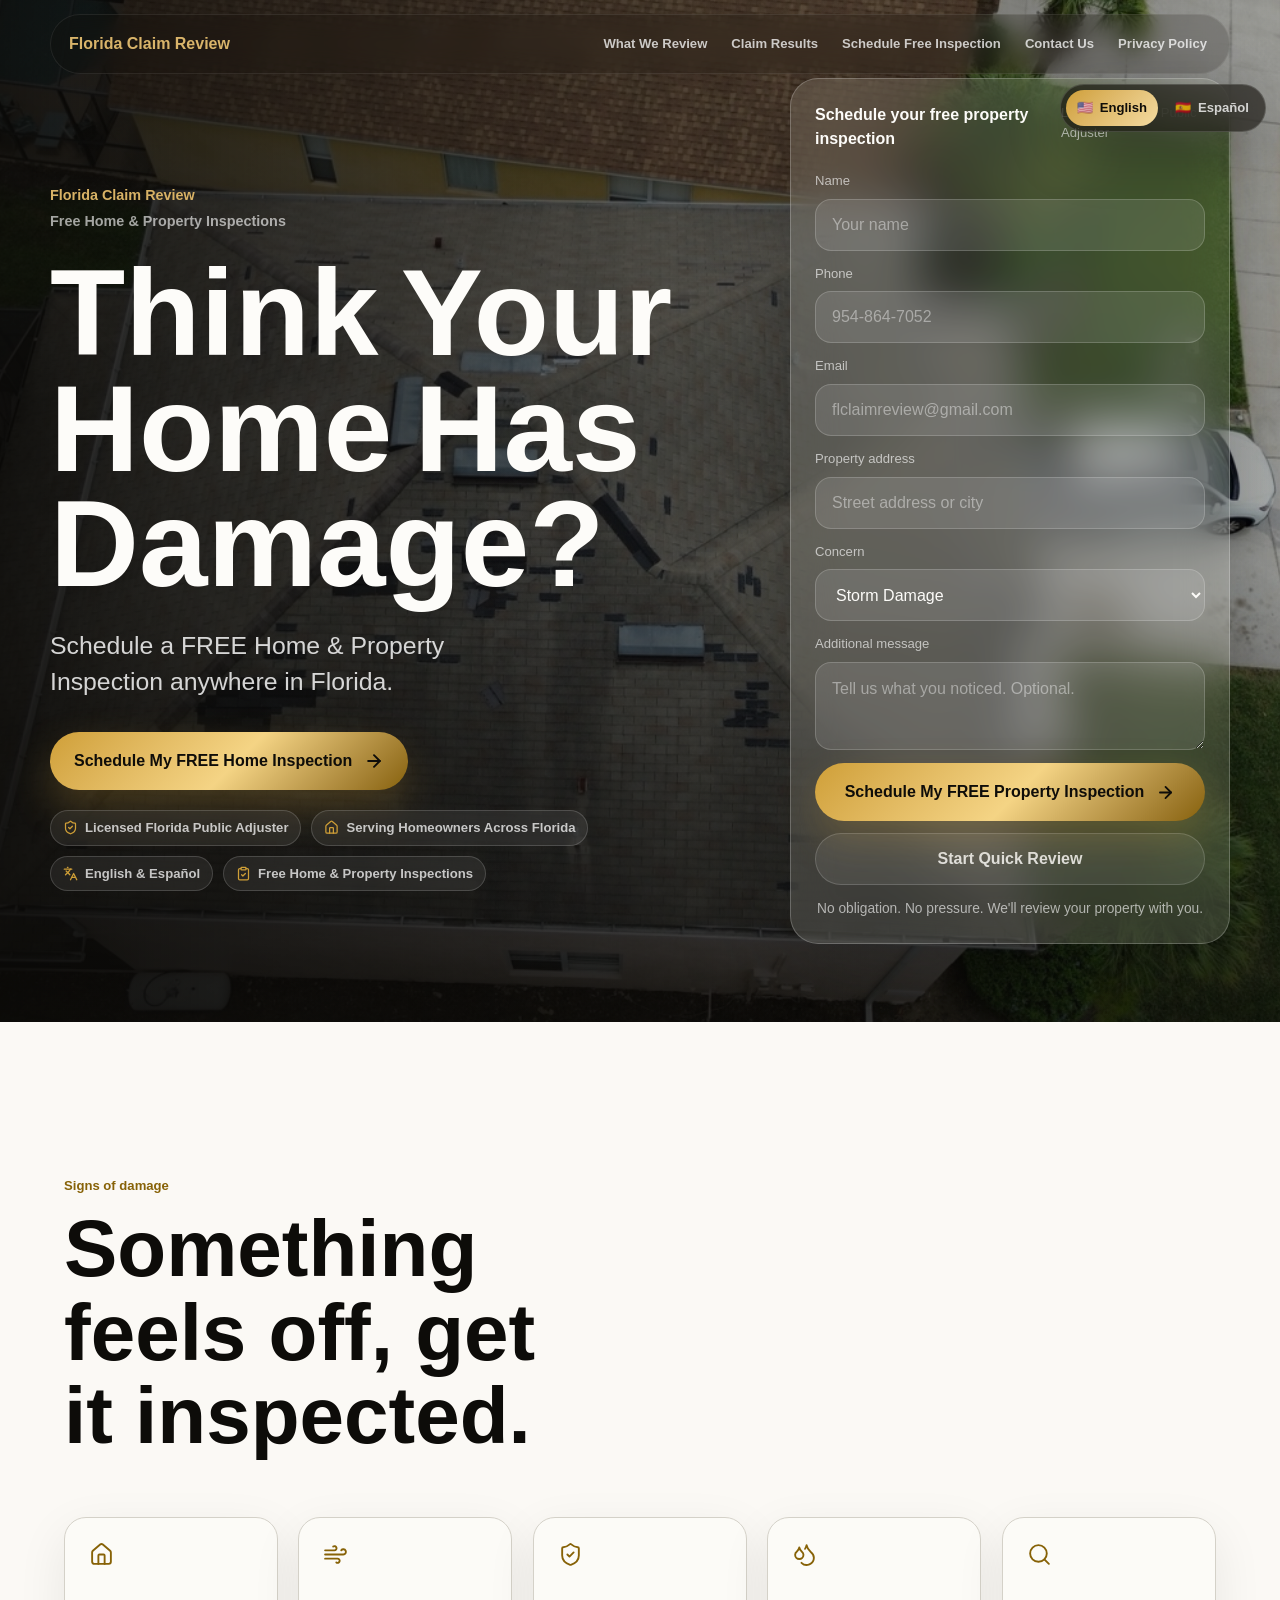
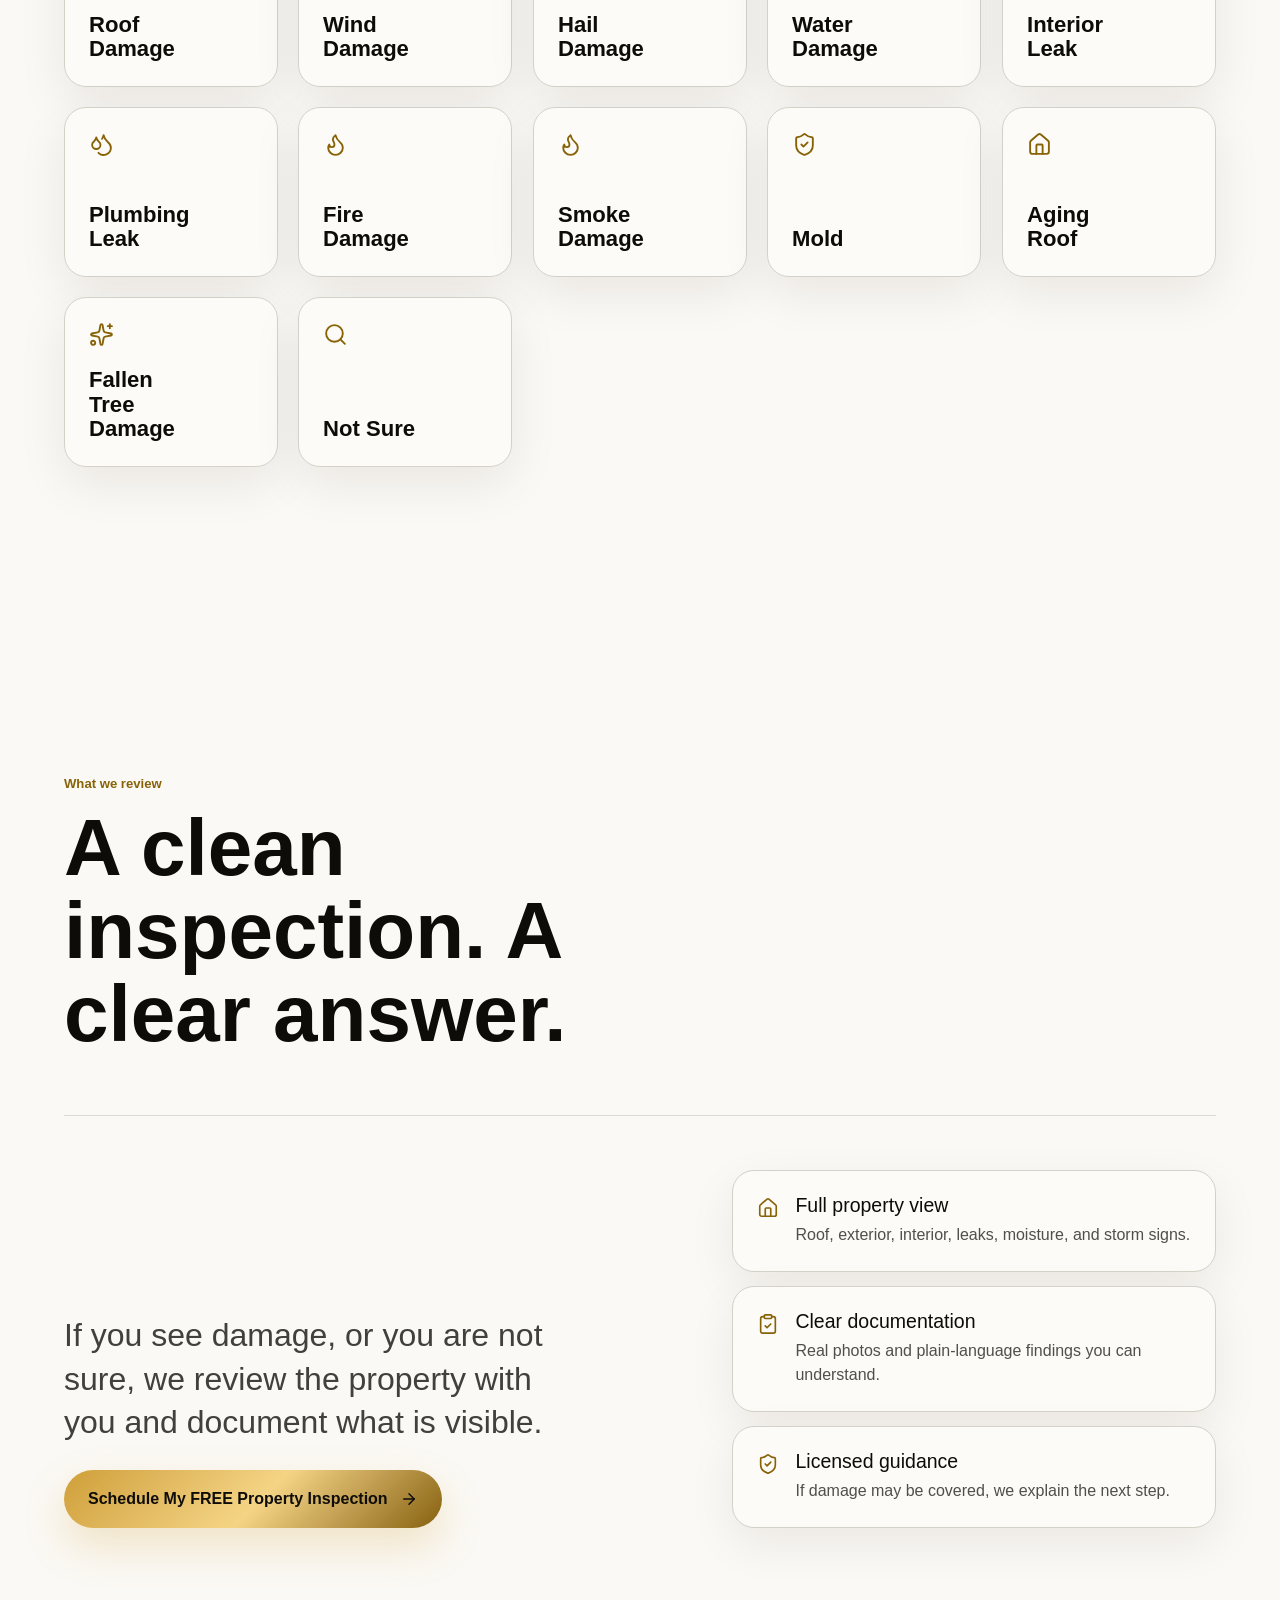
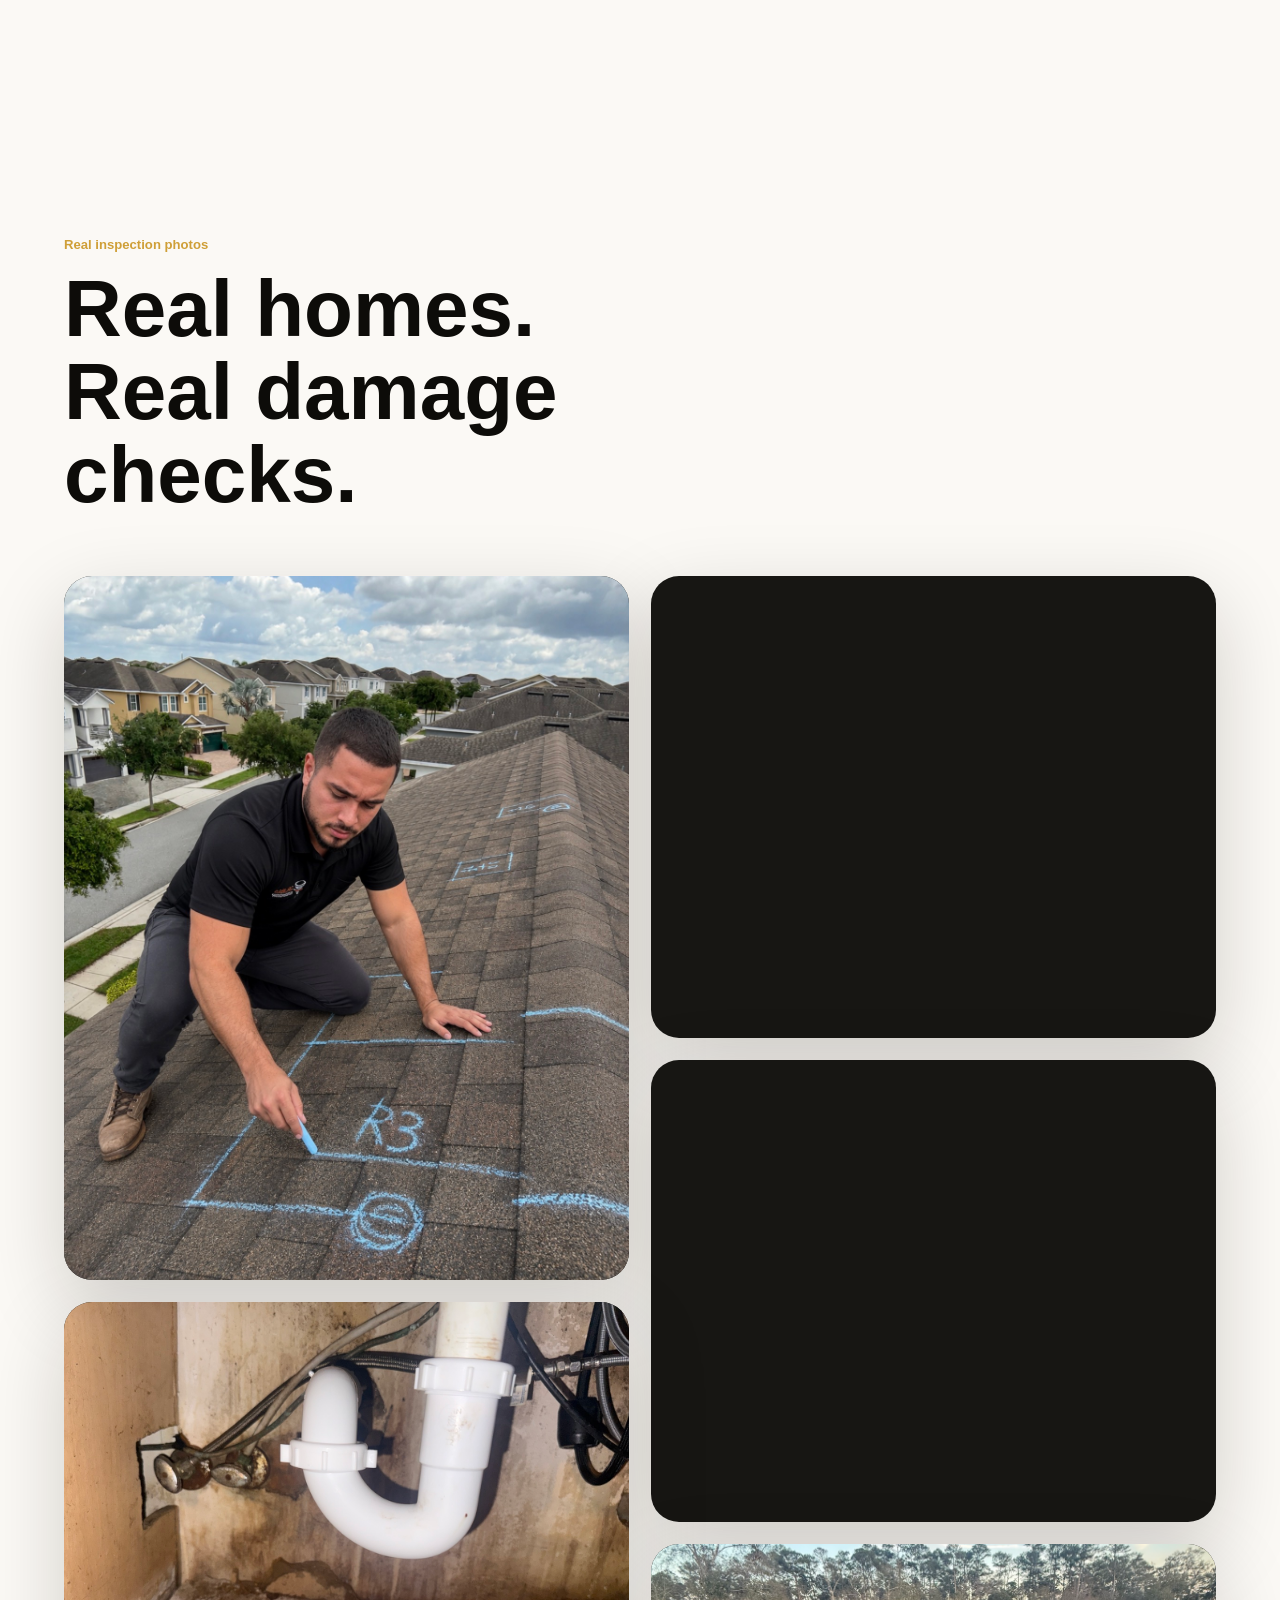
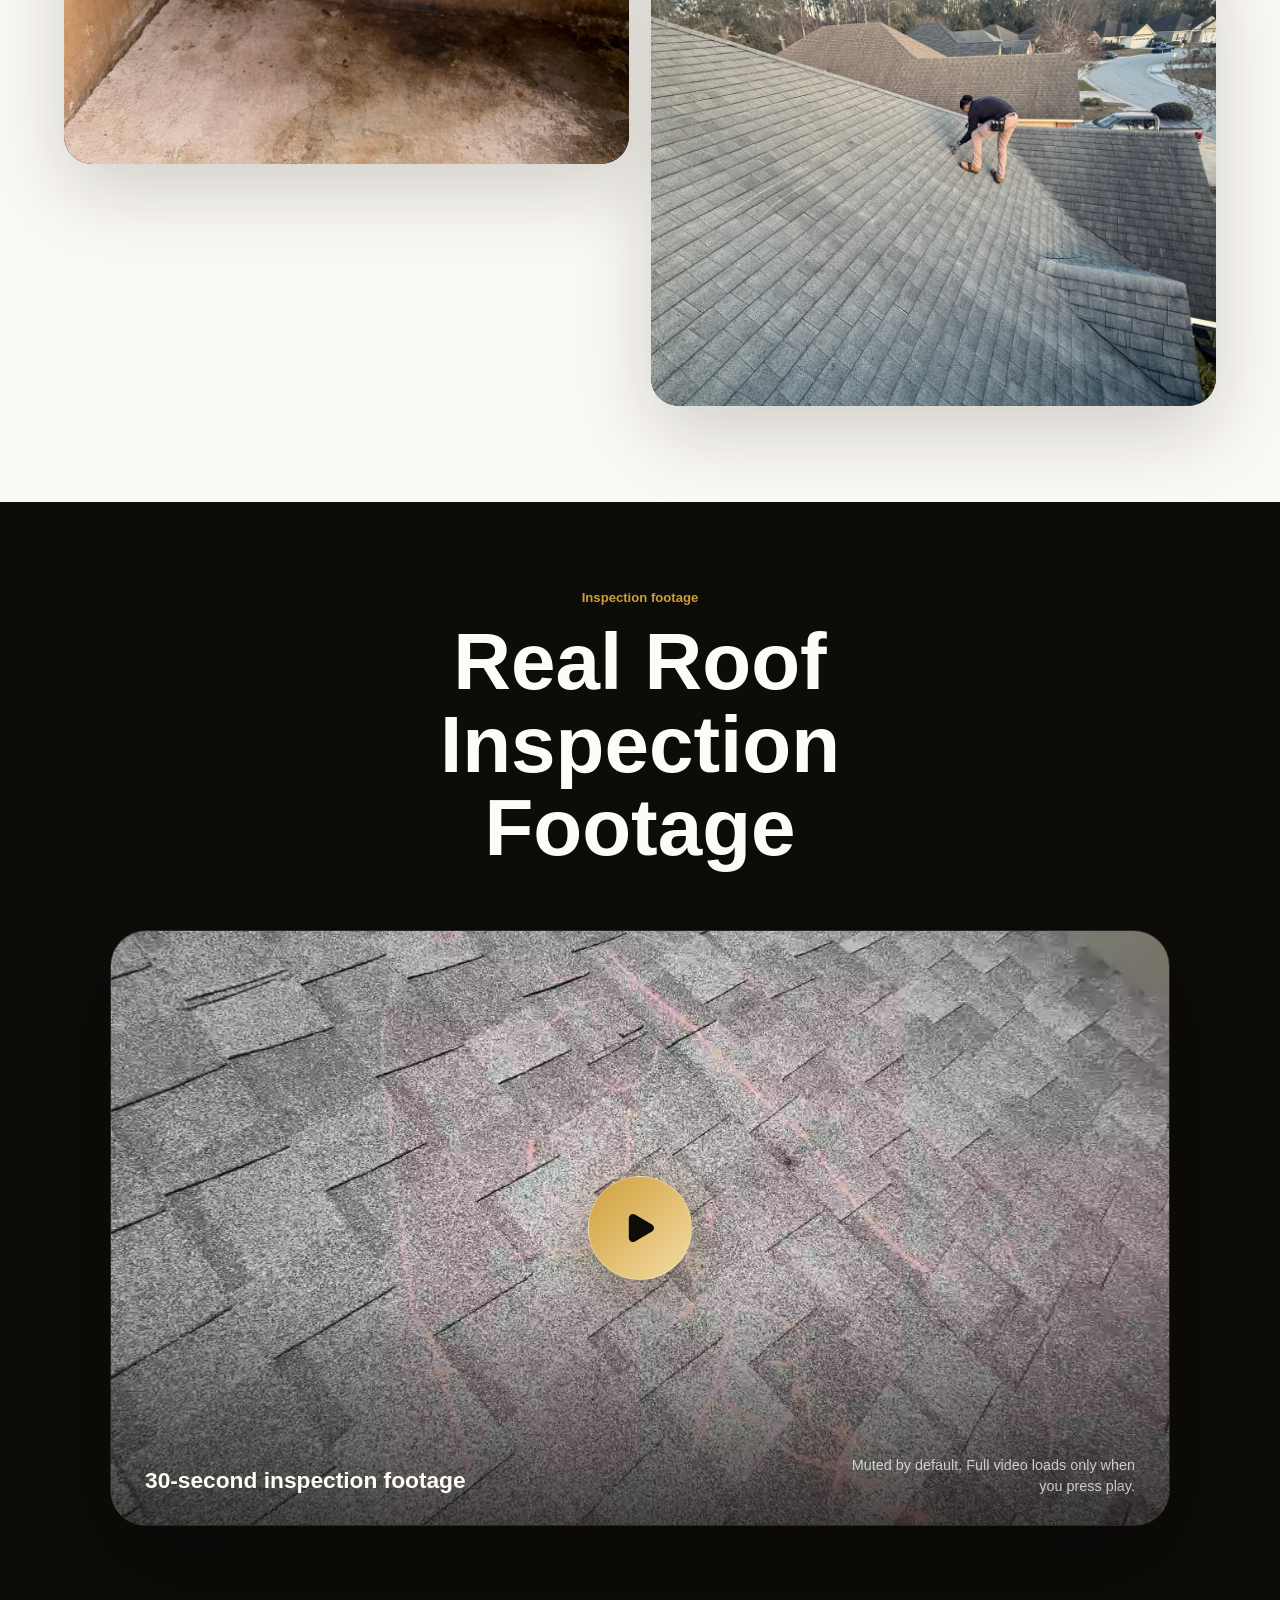
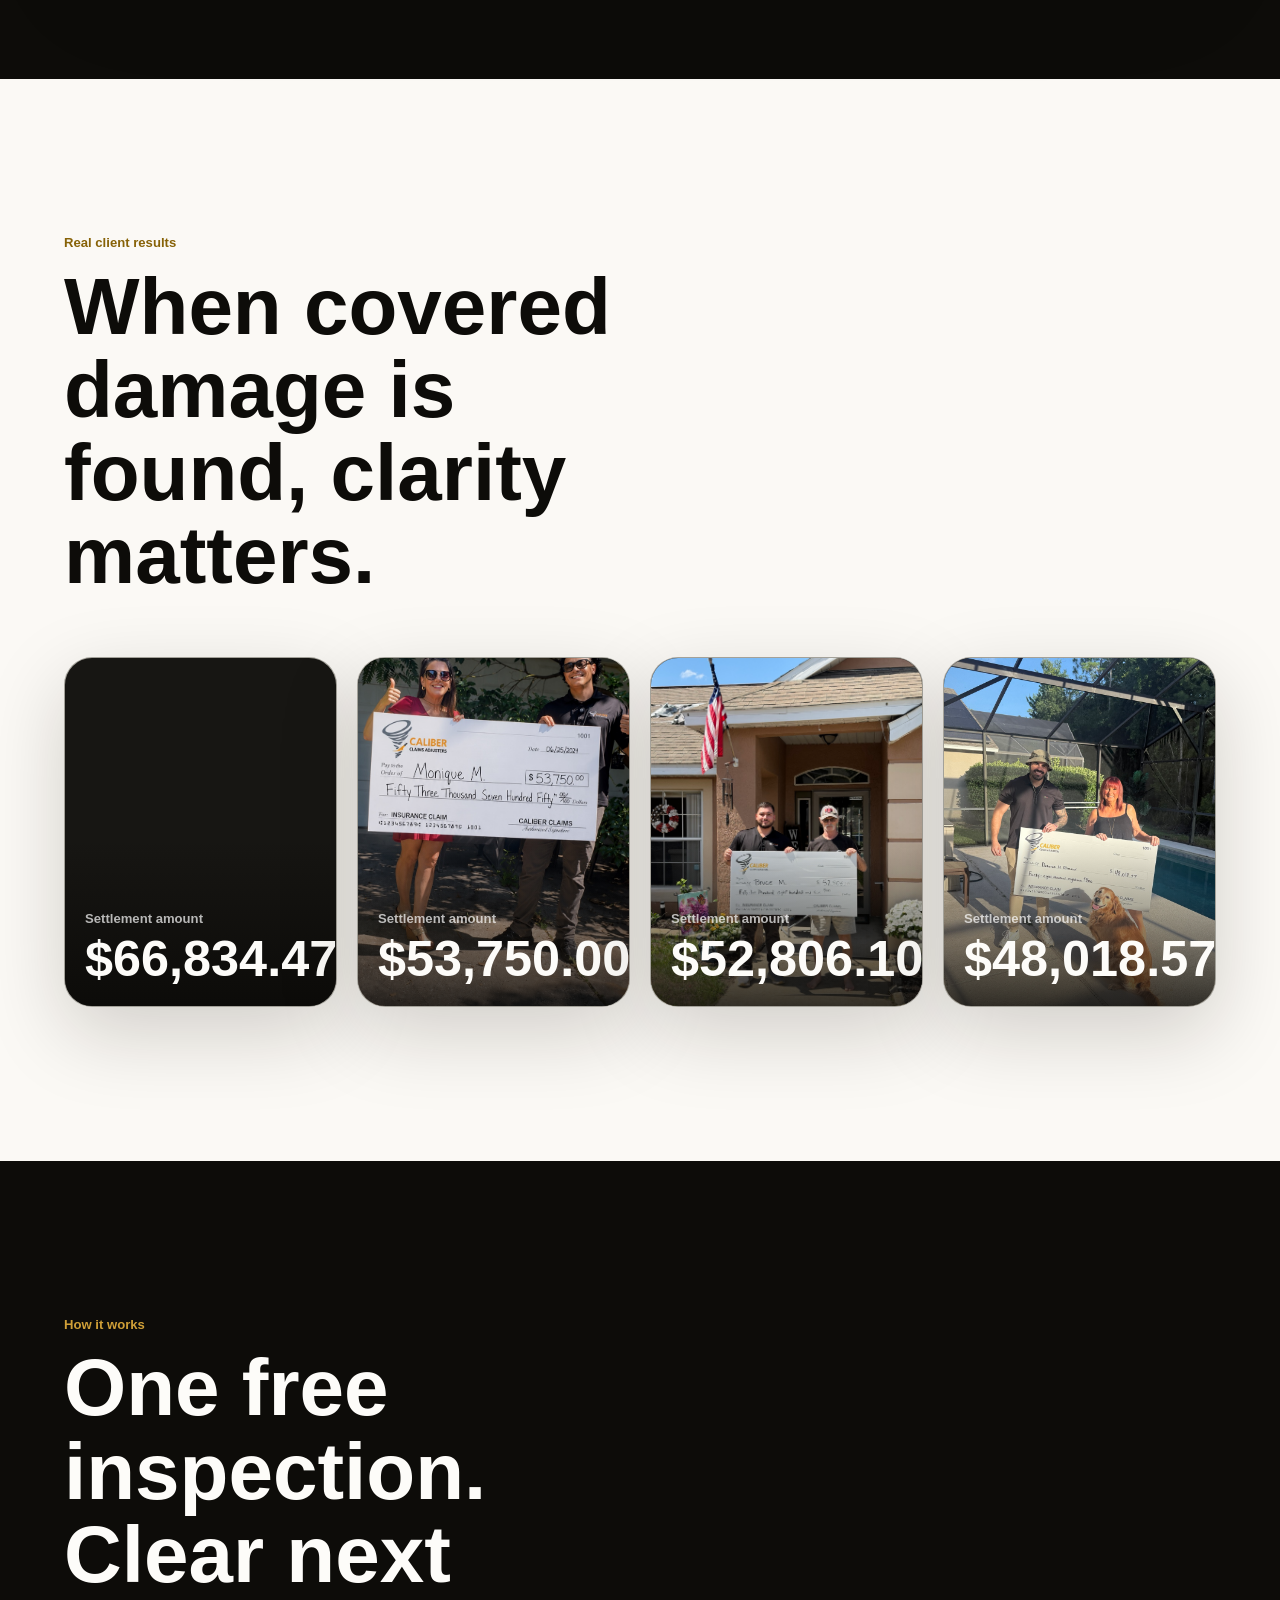
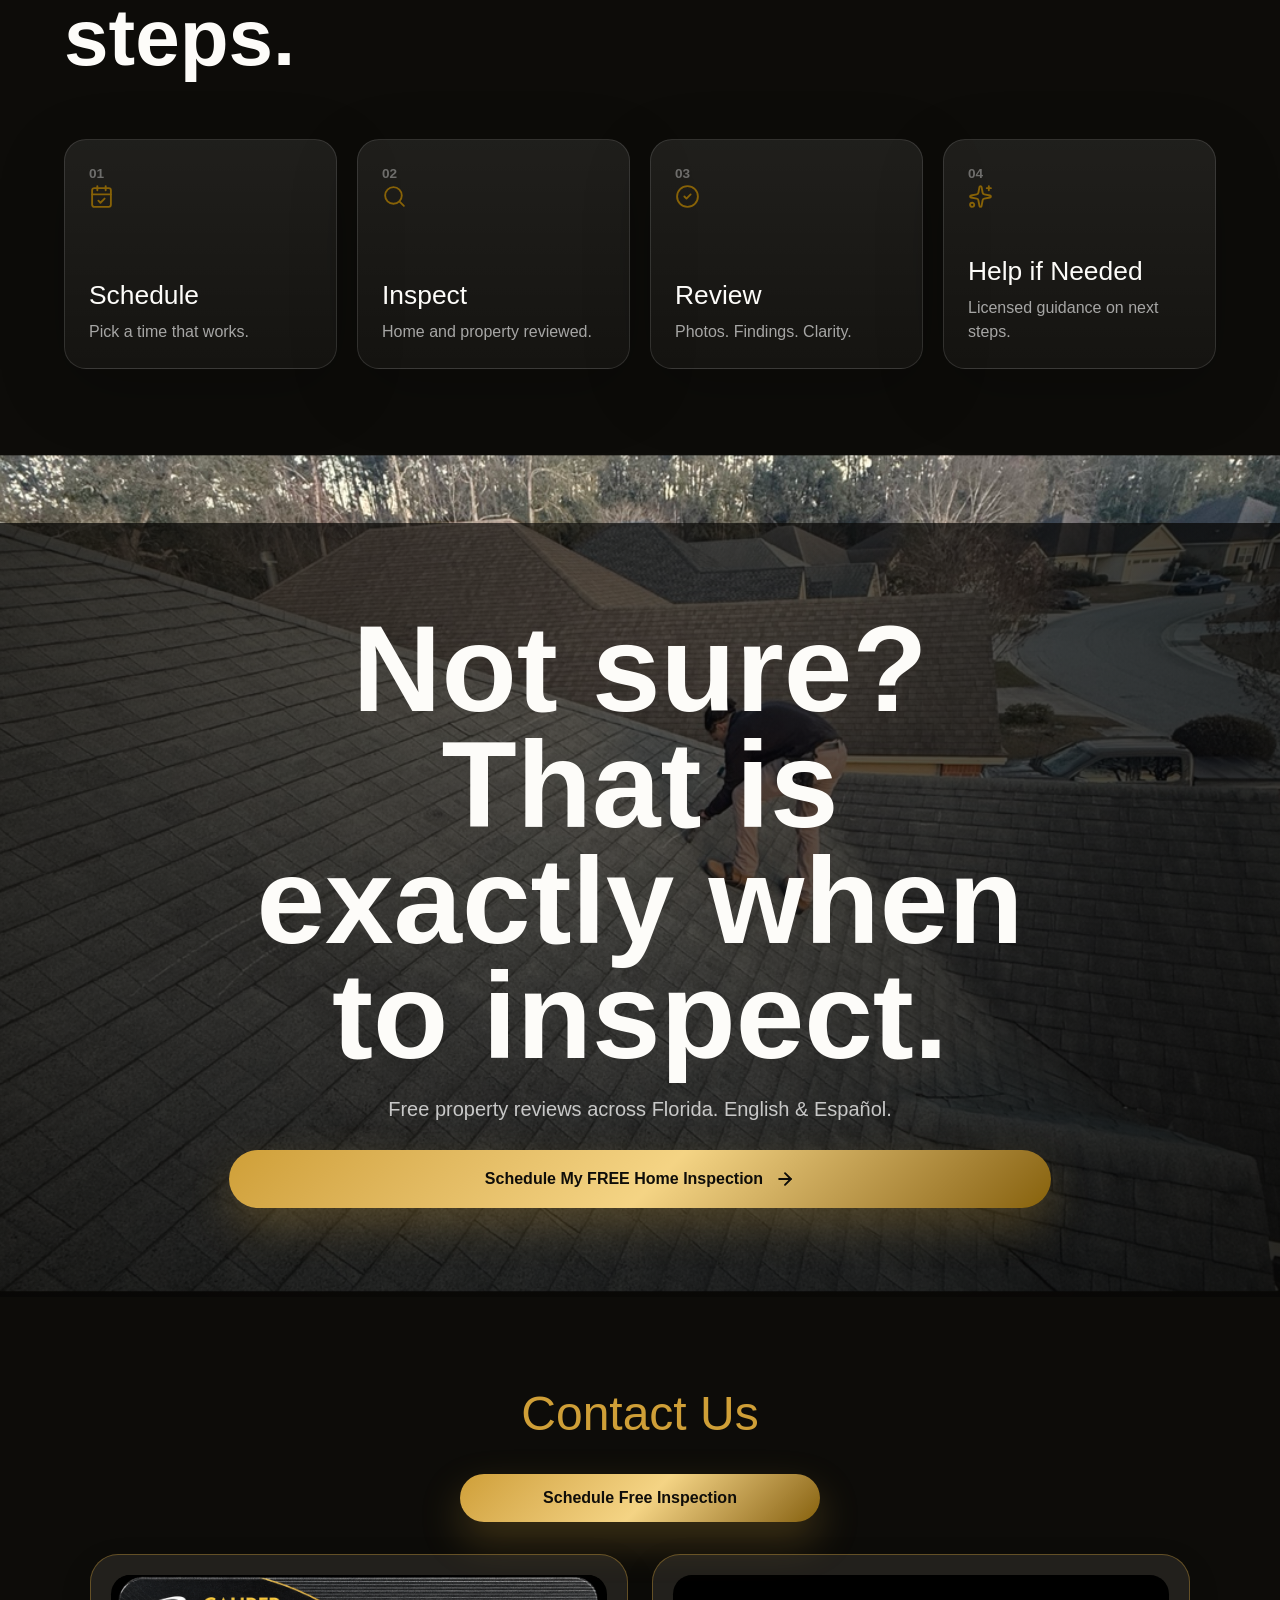
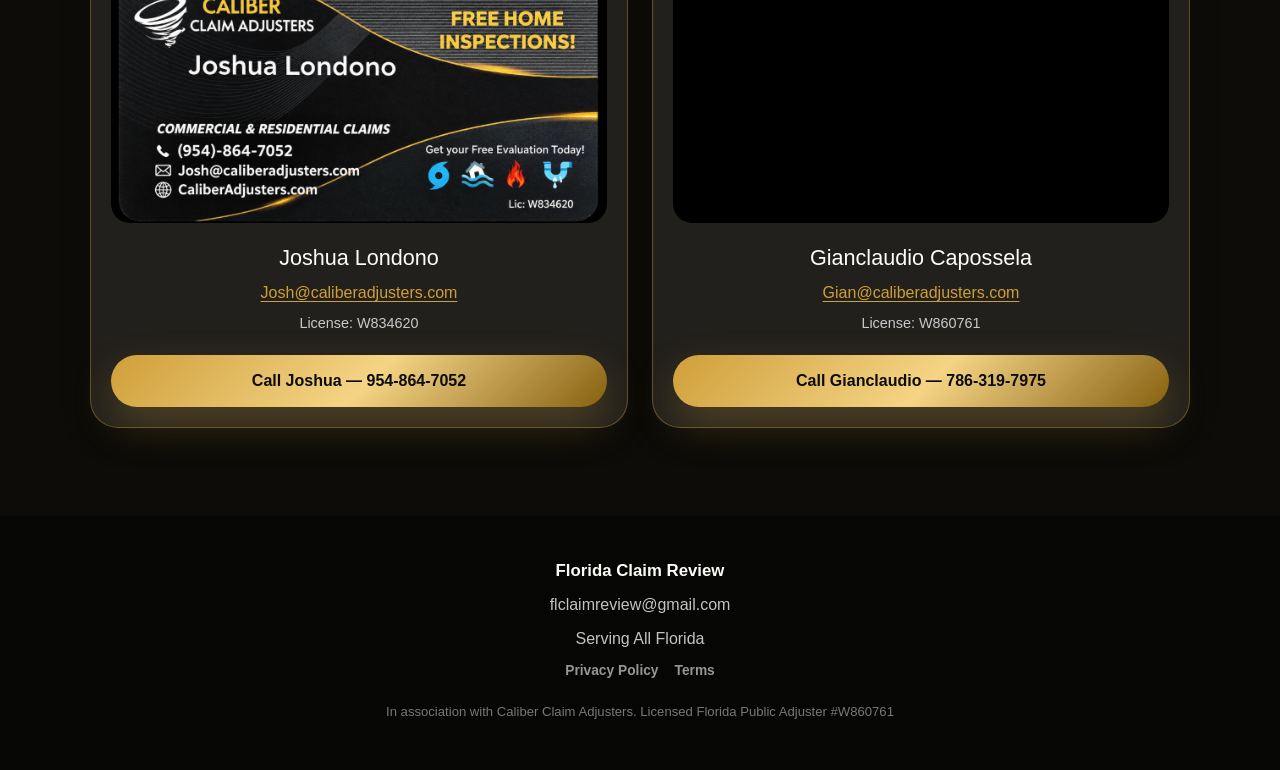
<file: index.html>
<!doctype html>
<html lang="en">
  <head>
    <meta charset="UTF-8" />
    <link rel="icon" type="image/svg+xml" href="./favicon.svg" />
    <meta name="viewport" content="width=device-width, initial-scale=1.0" />
    <meta
      name="description"
      content="Florida Claim Review provides free home and property inspections across Florida for storm, roof, wind, hail, water, plumbing, mold, fire, smoke, and tree damage."
    />
    <meta name="theme-color" content="#17130d" />
    <meta name="robots" content="index, follow" />
    <meta property="og:title" content="Florida Claim Review | Free Home & Property Inspections" />
    <meta
      property="og:description"
      content="Licensed Florida Public Adjuster. Free home and property inspections for homeowners across Florida."
    />
    <meta property="og:type" content="website" />
    <meta property="og:url" content="https://joshlondono01-maker.github.io/Florida-claim-help/" />
    <meta property="og:locale" content="en_US" />
    <meta property="og:locale:alternate" content="es_US" />
    <meta property="og:image" content="./assets/hero.jpg" />
    <meta name="twitter:card" content="summary_large_image" />
    <meta name="twitter:title" content="Florida Claim Review | Free Home & Property Inspections" />
    <meta
      name="twitter:description"
      content="Licensed Florida Public Adjuster. Free home and property inspections for homeowners across Florida."
    />
    <link rel="alternate" hreflang="en" href="https://joshlondono01-maker.github.io/Florida-claim-help/" />
    <link rel="alternate" hreflang="es" href="https://joshlondono01-maker.github.io/Florida-claim-help/" />
    <link rel="alternate" hreflang="x-default" href="https://joshlondono01-maker.github.io/Florida-claim-help/" />
    <link rel="preload" as="image" href="./assets/hero.jpg" fetchpriority="high" />
    <script id="localized-structured-data" type="application/ld+json">
      {
        "@context": "https://schema.org",
        "@type": "LocalBusiness",
        "name": "Florida Claim Review",
        "description": "Free home and property inspections across Florida for homeowners who may have storm, roof, water, plumbing, mold, fire, smoke, or fallen tree damage.",
        "telephone": "954-864-7052",
        "email": "flclaimreview@gmail.com",
        "areaServed": "Florida",
        "knowsLanguage": ["English", "Spanish"],
        "priceRange": "Free inspection"
      }
    </script>
    <title>Florida Claim Review | Free Home & Property Inspections</title>
    <script type="module" crossorigin src="./assets/index-navigation.js"></script>
    <link rel="stylesheet" crossorigin href="./assets/index-navigation.css">
  </head>
  <body>
    <noscript>
      <img
        height="1"
        width="1"
        style="display:none"
        src="https://www.facebook.com/tr?id=1084941830762762&ev=PageView&noscript=1"
        alt=""
      />
    </noscript>
    <div id="root"></div>
  </body>
</html>
</file>
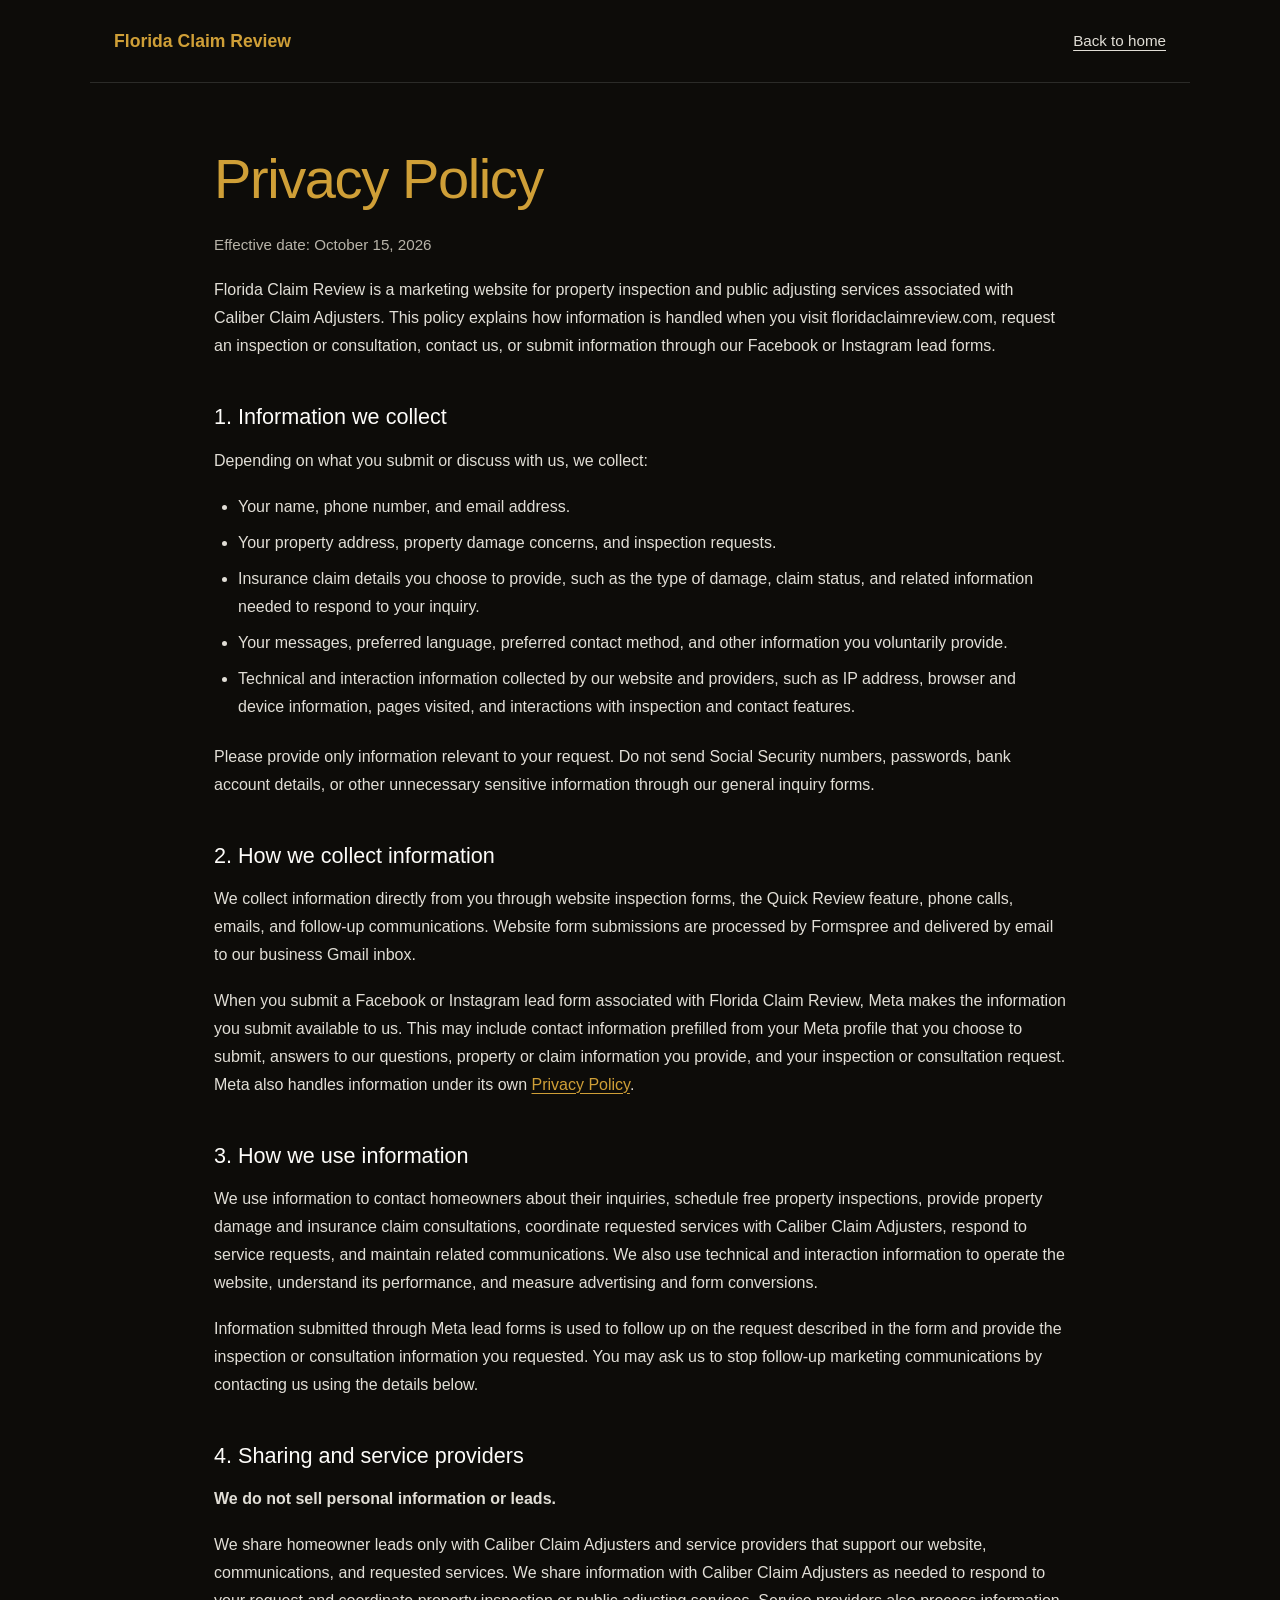
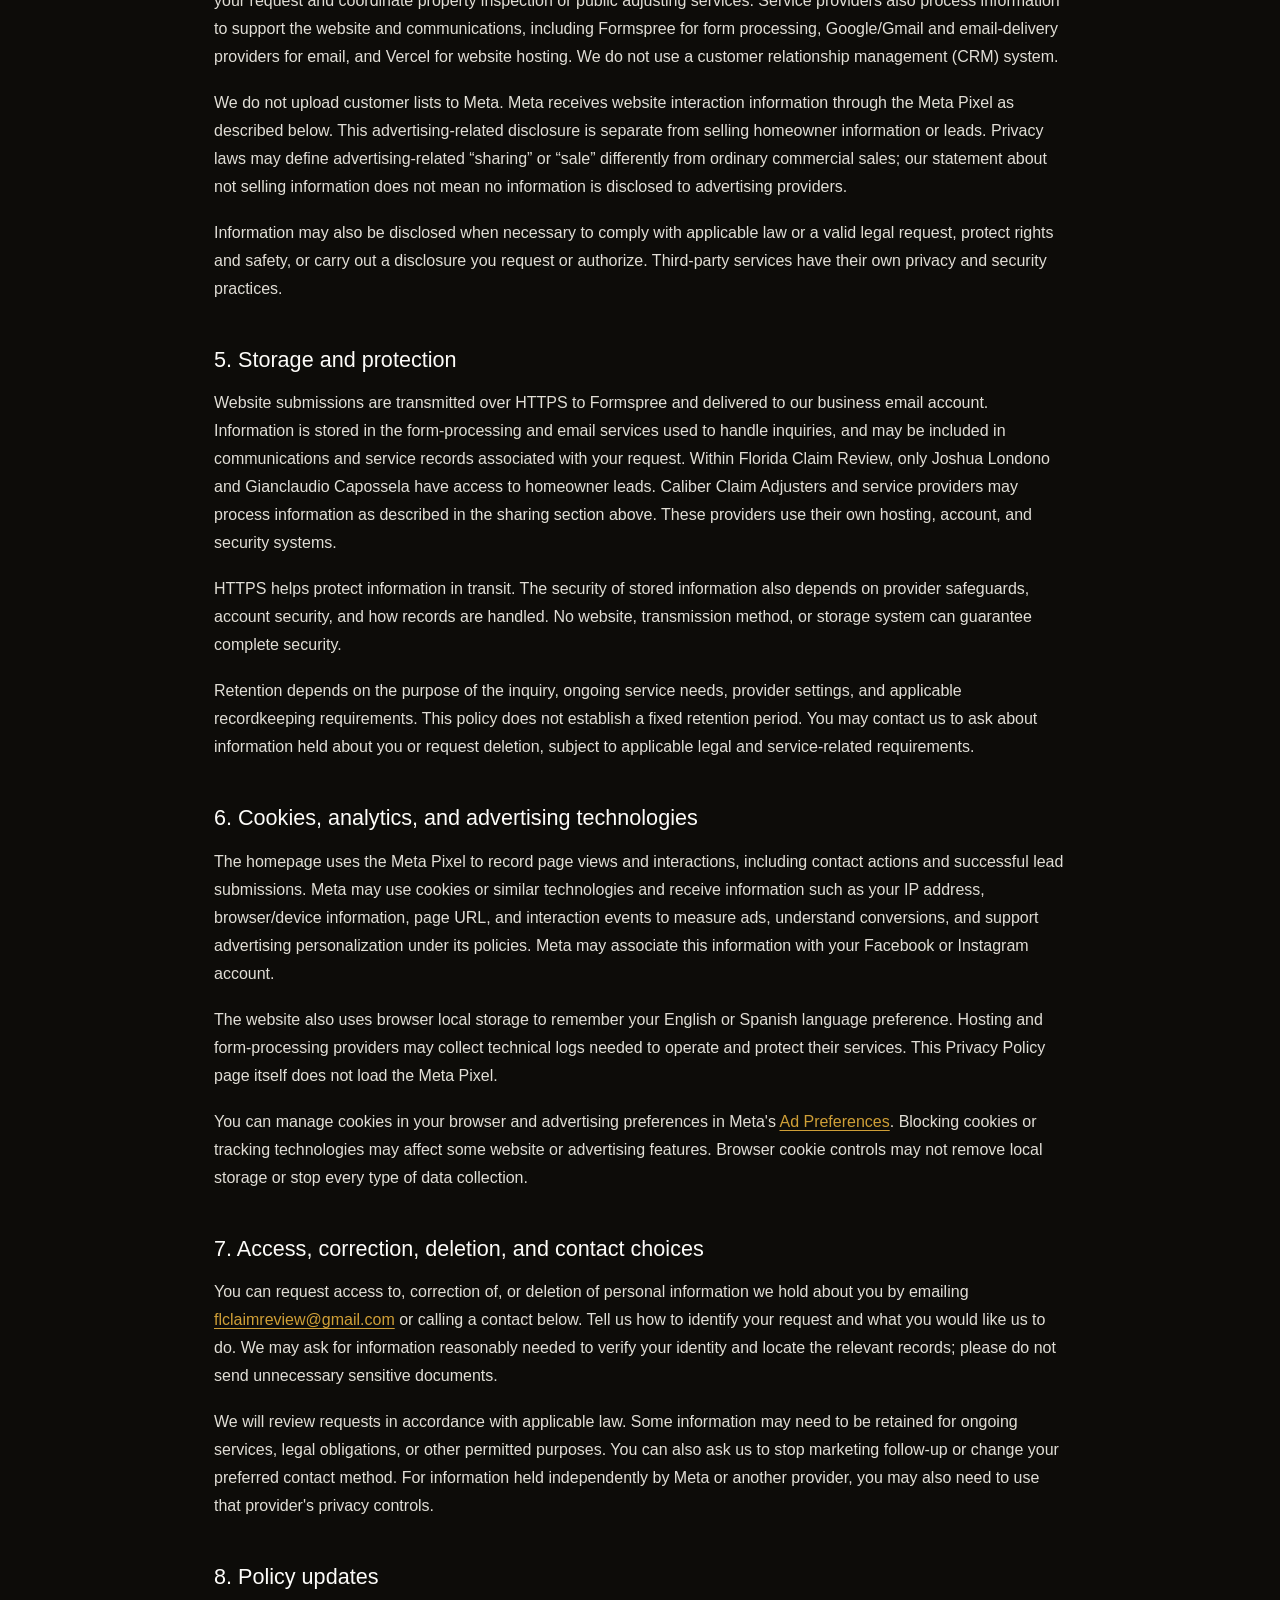
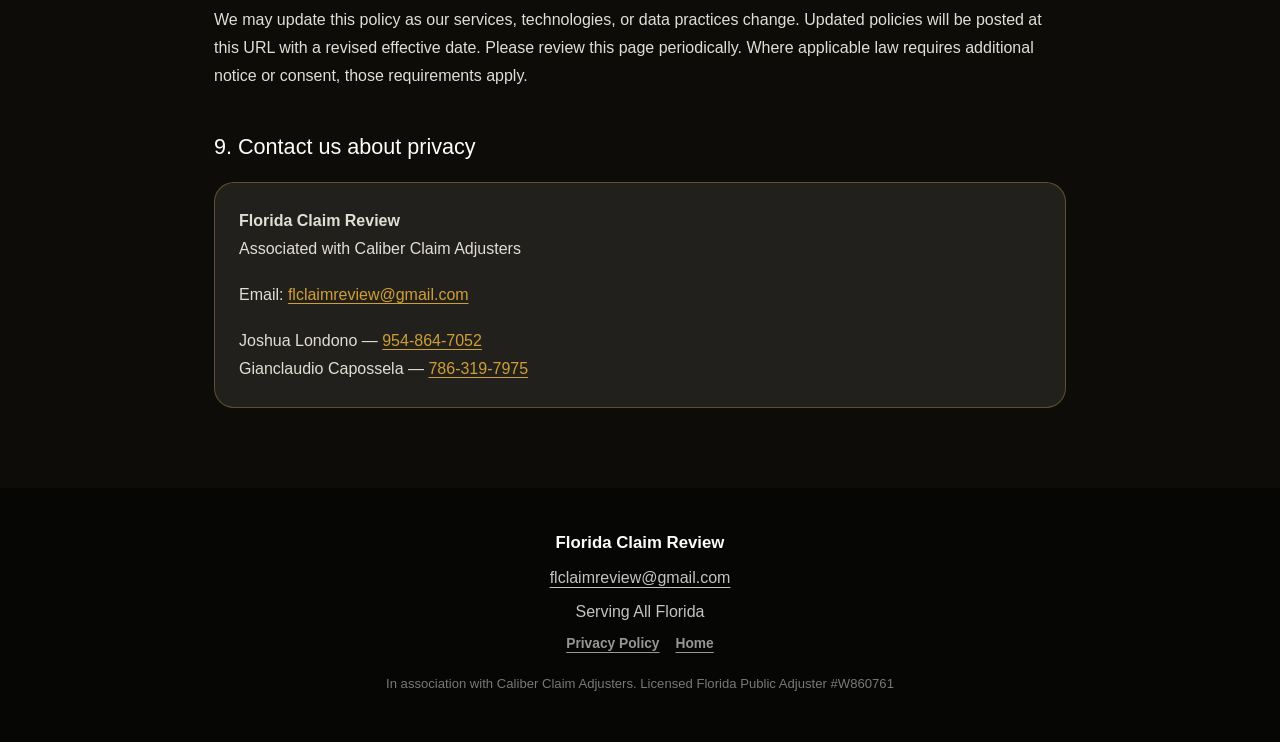
<file: privacy-policy.html>
<!doctype html>
<html lang="en">
<head>
<meta charset="utf-8">
<meta name="viewport" content="width=device-width, initial-scale=1">
<title>Privacy Policy | Florida Claim Review</title>
<meta name="description" content="How Florida Claim Review collects, uses, and handles information from website inspection requests and Facebook and Instagram lead forms.">
<meta name="theme-color" content="#17130d">
<link rel="canonical" href="https://floridaclaimreview.com/privacy-policy">
<link rel="icon" href="/favicon.svg" type="image/svg+xml">
<link rel="stylesheet" href="/assets/index-contact-us.css">
<style>
html,body{background:var(--ink);color:var(--white-glow)}
.policy-header{max-width:1100px;margin:auto;padding:28px 24px;display:flex;align-items:center;justify-content:space-between;gap:24px;border-bottom:1px solid #ffffff20}
.policy-brand{color:var(--gold);font-weight:800;font-size:1.1rem}.policy-back{font-size:.95rem;color:#e1ded6;text-decoration:underline;text-underline-offset:4px}
.policy-content{max-width:900px;margin:auto;padding:64px 24px 80px;overflow:visible;line-height:1.75;color:#e1ded6}
.policy-content h1{color:var(--gold);font-size:clamp(2.3rem,7vw,3.5rem);line-height:1.15;margin:0 0 20px;letter-spacing:-.025em}
.policy-content h2{font-size:1.35rem;line-height:1.4;color:var(--white-glow);margin:42px 0 14px;letter-spacing:0}
.policy-content p{margin:0 0 18px}.policy-content ul{padding-left:24px;margin:12px 0 22px;list-style:disc}.policy-content li{margin:8px 0}
.policy-content a{color:var(--gold);text-decoration:underline;text-underline-offset:3px;overflow-wrap:anywhere}.policy-date{color:#b8b4a9;font-size:.95rem}
.policy-contact{padding:24px;background:var(--ink-soft);border:1px solid #b99a4b66;border-radius:20px;margin-top:20px}.policy-contact p:last-child{margin-bottom:0}
.policy-footer a{text-decoration:underline;text-underline-offset:4px}.policy-skip{position:absolute;top:-100px;left:16px;padding:12px;background:var(--ink-soft);color:var(--gold)}.policy-skip:focus{top:12px}
@media(max-width:600px){.policy-header{align-items:flex-start;flex-direction:column;gap:12px}.policy-content{padding-top:40px}.policy-contact{padding:20px}}
</style>
</head>
<body>
<a class="policy-skip" href="#privacy-content">Skip to privacy policy</a>
<header class="policy-header"><a class="policy-brand" href="/">Florida Claim Review</a><a class="policy-back" href="/">Back to home</a></header>
<main class="policy-content" id="privacy-content">
<h1>Privacy Policy</h1>
<p class="policy-date">Effective date: October 15, 2026</p>
<p>Florida Claim Review is a marketing website for property inspection and public adjusting services associated with Caliber Claim Adjusters. This policy explains how information is handled when you visit floridaclaimreview.com, request an inspection or consultation, contact us, or submit information through our Facebook or Instagram lead forms.</p>
<h2>1. Information we collect</h2>
<p>Depending on what you submit or discuss with us, we collect:</p>
<ul><li>Your name, phone number, and email address.</li><li>Your property address, property damage concerns, and inspection requests.</li><li>Insurance claim details you choose to provide, such as the type of damage, claim status, and related information needed to respond to your inquiry.</li><li>Your messages, preferred language, preferred contact method, and other information you voluntarily provide.</li><li>Technical and interaction information collected by our website and providers, such as IP address, browser and device information, pages visited, and interactions with inspection and contact features.</li></ul>
<p>Please provide only information relevant to your request. Do not send Social Security numbers, passwords, bank account details, or other unnecessary sensitive information through our general inquiry forms.</p>
<h2>2. How we collect information</h2>
<p>We collect information directly from you through website inspection forms, the Quick Review feature, phone calls, emails, and follow-up communications. Website form submissions are processed by Formspree and delivered by email to our business Gmail inbox.</p>
<p>When you submit a Facebook or Instagram lead form associated with Florida Claim Review, Meta makes the information you submit available to us. This may include contact information prefilled from your Meta profile that you choose to submit, answers to our questions, property or claim information you provide, and your inspection or consultation request. Meta also handles information under its own <a href="https://www.facebook.com/privacy/policy/">Privacy Policy</a>.</p>
<h2>3. How we use information</h2>
<p>We use information to contact homeowners about their inquiries, schedule free property inspections, provide property damage and insurance claim consultations, coordinate requested services with Caliber Claim Adjusters, respond to service requests, and maintain related communications. We also use technical and interaction information to operate the website, understand its performance, and measure advertising and form conversions.</p>
<p>Information submitted through Meta lead forms is used to follow up on the request described in the form and provide the inspection or consultation information you requested. You may ask us to stop follow-up marketing communications by contacting us using the details below.</p>
<h2>4. Sharing and service providers</h2>
<p><strong>We do not sell personal information or leads.</strong></p>
<p>We share homeowner leads only with Caliber Claim Adjusters and service providers that support our website, communications, and requested services. We share information with Caliber Claim Adjusters as needed to respond to your request and coordinate property inspection or public adjusting services. Service providers also process information to support the website and communications, including Formspree for form processing, Google/Gmail and email-delivery providers for email, and Vercel for website hosting. We do not use a customer relationship management (CRM) system.</p>
<p>We do not upload customer lists to Meta. Meta receives website interaction information through the Meta Pixel as described below. This advertising-related disclosure is separate from selling homeowner information or leads. Privacy laws may define advertising-related “sharing” or “sale” differently from ordinary commercial sales; our statement about not selling information does not mean no information is disclosed to advertising providers.</p>
<p>Information may also be disclosed when necessary to comply with applicable law or a valid legal request, protect rights and safety, or carry out a disclosure you request or authorize. Third-party services have their own privacy and security practices.</p>
<h2>5. Storage and protection</h2>
<p>Website submissions are transmitted over HTTPS to Formspree and delivered to our business email account. Information is stored in the form-processing and email services used to handle inquiries, and may be included in communications and service records associated with your request. Within Florida Claim Review, only Joshua Londono and Gianclaudio Capossela have access to homeowner leads. Caliber Claim Adjusters and service providers may process information as described in the sharing section above. These providers use their own hosting, account, and security systems.</p>
<p>HTTPS helps protect information in transit. The security of stored information also depends on provider safeguards, account security, and how records are handled. No website, transmission method, or storage system can guarantee complete security.</p>
<p>Retention depends on the purpose of the inquiry, ongoing service needs, provider settings, and applicable recordkeeping requirements. This policy does not establish a fixed retention period. You may contact us to ask about information held about you or request deletion, subject to applicable legal and service-related requirements.</p>
<h2>6. Cookies, analytics, and advertising technologies</h2>
<p>The homepage uses the Meta Pixel to record page views and interactions, including contact actions and successful lead submissions. Meta may use cookies or similar technologies and receive information such as your IP address, browser/device information, page URL, and interaction events to measure ads, understand conversions, and support advertising personalization under its policies. Meta may associate this information with your Facebook or Instagram account.</p>
<p>The website also uses browser local storage to remember your English or Spanish language preference. Hosting and form-processing providers may collect technical logs needed to operate and protect their services. This Privacy Policy page itself does not load the Meta Pixel.</p>
<p>You can manage cookies in your browser and advertising preferences in Meta's <a href="https://www.facebook.com/adpreferences/">Ad Preferences</a>. Blocking cookies or tracking technologies may affect some website or advertising features. Browser cookie controls may not remove local storage or stop every type of data collection.</p>
<h2>7. Access, correction, deletion, and contact choices</h2>
<p>You can request access to, correction of, or deletion of personal information we hold about you by emailing <a href="mailto:flclaimreview@gmail.com">flclaimreview@gmail.com</a> or calling a contact below. Tell us how to identify your request and what you would like us to do. We may ask for information reasonably needed to verify your identity and locate the relevant records; please do not send unnecessary sensitive documents.</p>
<p>We will review requests in accordance with applicable law. Some information may need to be retained for ongoing services, legal obligations, or other permitted purposes. You can also ask us to stop marketing follow-up or change your preferred contact method. For information held independently by Meta or another provider, you may also need to use that provider's privacy controls.</p>
<h2>8. Policy updates</h2>
<p>We may update this policy as our services, technologies, or data practices change. Updated policies will be posted at this URL with a revised effective date. Please review this page periodically. Where applicable law requires additional notice or consent, those requirements apply.</p>
<h2>9. Contact us about privacy</h2>
<div class="policy-contact"><p><strong>Florida Claim Review</strong><br>Associated with Caliber Claim Adjusters</p><p>Email: <a href="mailto:flclaimreview@gmail.com">flclaimreview@gmail.com</a></p><p>Joshua Londono — <a href="tel:+19548647052">954-864-7052</a><br>Gianclaudio Capossela — <a href="tel:+17863197975">786-319-7975</a></p></div>
</main>
<footer class="policy-footer"><strong>Florida Claim Review</strong><a href="mailto:flclaimreview@gmail.com">flclaimreview@gmail.com</a><span>Serving All Florida</span><div class="footer-links"><a href="/privacy-policy" aria-current="page">Privacy Policy</a><a href="/">Home</a></div><small>In association with Caliber Claim Adjusters. Licensed Florida Public Adjuster #W860761</small></footer>
</body>
</html>
</file>
<file: assets/index-navigation.css>
/*! tailwindcss v4.3.2 | MIT License | https://tailwindcss.com */
@layer properties{@supports (((-webkit-hyphens:none)) and (not (margin-trim:inline))) or ((-moz-orient:inline) and (not (color:rgb(from red r g b)))){*,:before,:after,::backdrop{--tw-rotate-x:initial;--tw-rotate-y:initial;--tw-rotate-z:initial;--tw-skew-x:initial;--tw-skew-y:initial;--tw-blur:initial;--tw-brightness:initial;--tw-contrast:initial;--tw-grayscale:initial;--tw-hue-rotate:initial;--tw-invert:initial;--tw-opacity:initial;--tw-saturate:initial;--tw-sepia:initial;--tw-drop-shadow:initial;--tw-drop-shadow-color:initial;--tw-drop-shadow-alpha:100%;--tw-drop-shadow-size:initial}}}@layer theme{:root,:host{--font-sans:ui-sans-serif, system-ui, sans-serif, "Apple Color Emoji", "Segoe UI Emoji", "Segoe UI Symbol", "Noto Color Emoji";--font-mono:ui-monospace, SFMono-Regular, Menlo, Monaco, Consolas, "Liberation Mono", "Courier New", monospace;--default-transition-duration:.15s;--default-transition-timing-function:cubic-bezier(.4, 0, .2, 1);--default-font-family:var(--font-sans);--default-mono-font-family:var(--font-mono)}}@layer base{*,:after,:before,::backdrop{box-sizing:border-box;border:0 solid;margin:0;padding:0}::file-selector-button{box-sizing:border-box;border:0 solid;margin:0;padding:0}html,:host{-webkit-text-size-adjust:100%;tab-size:4;line-height:1.5;font-family:var(--default-font-family,ui-sans-serif, system-ui, sans-serif, "Apple Color Emoji", "Segoe UI Emoji", "Segoe UI Symbol", "Noto Color Emoji");font-feature-settings:var(--default-font-feature-settings,normal);font-variation-settings:var(--default-font-variation-settings,normal);-webkit-tap-highlight-color:transparent}hr{height:0;color:inherit;border-top-width:1px}abbr:where([title]){-webkit-text-decoration:underline dotted;text-decoration:underline dotted}h1,h2,h3,h4,h5,h6{font-size:inherit;font-weight:inherit}a{color:inherit;-webkit-text-decoration:inherit;-webkit-text-decoration:inherit;-webkit-text-decoration:inherit;-webkit-text-decoration:inherit;text-decoration:inherit}b,strong{font-weight:bolder}code,kbd,samp,pre{font-family:var(--default-mono-font-family,ui-monospace, SFMono-Regular, Menlo, Monaco, Consolas, "Liberation Mono", "Courier New", monospace);font-feature-settings:var(--default-mono-font-feature-settings,normal);font-variation-settings:var(--default-mono-font-variation-settings,normal);font-size:1em}small{font-size:80%}sub,sup{vertical-align:baseline;font-size:75%;line-height:0;position:relative}sub{bottom:-.25em}sup{top:-.5em}table{text-indent:0;border-color:inherit;border-collapse:collapse}:-moz-focusring{outline:auto}progress{vertical-align:baseline}summary{display:list-item}ol,ul,menu{list-style:none}img,svg,video,canvas,audio,iframe,embed,object{vertical-align:middle;display:block}img,video{max-width:100%;height:auto}button,input,select,optgroup,textarea{font:inherit;font-feature-settings:inherit;font-variation-settings:inherit;letter-spacing:inherit;color:inherit;opacity:1;background-color:#0000;border-radius:0}::file-selector-button{font:inherit;font-feature-settings:inherit;font-variation-settings:inherit;letter-spacing:inherit;color:inherit;opacity:1;background-color:#0000;border-radius:0}:where(select:is([multiple],[size])) optgroup{font-weight:bolder}:where(select:is([multiple],[size])) optgroup option{padding-inline-start:20px}::file-selector-button{margin-inline-end:4px}::placeholder{opacity:1}@supports (not ((-webkit-appearance:-apple-pay-button))) or (contain-intrinsic-size:1px){::placeholder{color:currentColor}@supports (color:color-mix(in lab, red, red)){::placeholder{color:color-mix(in oklab, currentcolor 50%, transparent)}}}textarea{resize:vertical}::-webkit-search-decoration{-webkit-appearance:none}::-webkit-date-and-time-value{min-height:1lh;text-align:inherit}::-webkit-datetime-edit{display:inline-flex}::-webkit-datetime-edit-fields-wrapper{padding:0}::-webkit-datetime-edit{padding-block:0}::-webkit-datetime-edit-year-field{padding-block:0}::-webkit-datetime-edit-month-field{padding-block:0}::-webkit-datetime-edit-day-field{padding-block:0}::-webkit-datetime-edit-hour-field{padding-block:0}::-webkit-datetime-edit-minute-field{padding-block:0}::-webkit-datetime-edit-second-field{padding-block:0}::-webkit-datetime-edit-millisecond-field{padding-block:0}::-webkit-datetime-edit-meridiem-field{padding-block:0}::-webkit-calendar-picker-indicator{line-height:1}:-moz-ui-invalid{box-shadow:none}button,input:where([type=button],[type=reset],[type=submit]){appearance:button}::file-selector-button{appearance:button}::-webkit-inner-spin-button{height:auto}::-webkit-outer-spin-button{height:auto}[hidden]:where(:not([hidden=until-found])){display:none!important}}@layer components;@layer utilities{.visible{visibility:visible}.sticky{position:sticky}.block{display:block}.hidden{display:none}.transform{transform:var(--tw-rotate-x,) var(--tw-rotate-y,) var(--tw-rotate-z,) var(--tw-skew-x,) var(--tw-skew-y,)}.blur{--tw-blur:blur(8px);filter:var(--tw-blur,) var(--tw-brightness,) var(--tw-contrast,) var(--tw-grayscale,) var(--tw-hue-rotate,) var(--tw-invert,) var(--tw-saturate,) var(--tw-sepia,) var(--tw-drop-shadow,)}.filter{filter:var(--tw-blur,) var(--tw-brightness,) var(--tw-contrast,) var(--tw-grayscale,) var(--tw-hue-rotate,) var(--tw-invert,) var(--tw-saturate,) var(--tw-sepia,) var(--tw-drop-shadow,)}.transition{transition-property:color,background-color,border-color,outline-color,text-decoration-color,fill,stroke,--tw-gradient-from,--tw-gradient-via,--tw-gradient-to,opacity,box-shadow,transform,translate,scale,rotate,filter,-webkit-backdrop-filter,backdrop-filter,display,content-visibility,overlay,pointer-events;transition-timing-function:var(--tw-ease,var(--default-transition-timing-function));transition-duration:var(--tw-duration,var(--default-transition-duration))}}:root{--ink:oklch(15.5% .006 88);--ink-soft:oklch(24.5% .008 88);--paper:oklch(98.2% .006 88);--paper-warm:oklch(95.5% .012 88);--line:oklch(86% .012 88);--gold:oklch(73% .13 83);--gold-deep:oklch(52% .105 82);--white-glow:oklch(99% .004 88);--radius:28px;--shadow:0 26px 80px #1410082e;--hero-x:58%;--hero-y:48%;--page-edge:clamp(20px, 5vw, 72px);--mobile-header-height:150px;color:var(--ink);background:var(--paper);font-synthesis:none;text-rendering:optimizelegibility;-webkit-font-smoothing:antialiased;-moz-osx-font-smoothing:grayscale;font-family:Avenir Next,Avenir,Helvetica Neue,Helvetica,Arial,sans-serif}*{box-sizing:border-box}html{scroll-behavior:smooth;scroll-padding-top:calc(var(--mobile-header-height) + 24px);background:var(--paper)}body{min-width:320px;margin:0}a:focus-visible,button:focus-visible,input:focus-visible,select:focus-visible{outline:3px solid var(--gold)}@supports (color:color-mix(in lab, red, red)){a:focus-visible,button:focus-visible,input:focus-visible,select:focus-visible{outline:3px solid color-mix(in oklch, var(--gold), var(--white-glow) 10%)}}a:focus-visible,button:focus-visible,input:focus-visible,select:focus-visible{outline-offset:4px}a{color:inherit;text-decoration:none}button,input,select{font:inherit}main{overflow:hidden}.site-nav{z-index:30;top:max(14px, env(safe-area-inset-top));width:min(1180px, calc(100% - max(28px, calc(env(safe-area-inset-left) + env(safe-area-inset-right) + 28px))));color:#ffffffdb;-webkit-backdrop-filter:blur(12px);backdrop-filter:blur(12px);background:#120f0a2e;border:1px solid #ffffff14;border-radius:999px;justify-content:space-between;align-items:center;gap:18px;min-height:58px;padding:10px 12px 10px 18px;transition:background .26s,border-color .26s,box-shadow .26s;display:flex;position:fixed;left:50%;transform:translate(-50%)}.site-nav.is-scrolled{background:#120f0ab8;border-color:#ffffff29;box-shadow:0 18px 60px #00000047}.nav-brand{color:var(--gold)}@supports (color:color-mix(in lab, red, red)){.nav-brand{color:color-mix(in oklch, var(--gold), var(--white-glow) 22%)}}.nav-brand{font-weight:800}.nav-links{align-items:center;gap:8px;display:flex}.nav-links a{color:#ffffffbf;border-radius:999px;padding:10px 14px;font-size:.9rem;font-weight:750;transition:background .22s,color .22s}.nav-links a:hover{color:var(--white-glow);background:#ffffff14}.nav-toggle{width:42px;height:42px;color:var(--white-glow);background:#ffffff14;border:0;border-radius:999px;display:none}.language-switcher{z-index:45;top:calc(max(14px, env(safe-area-inset-top)) + 70px);right:max(14px, env(safe-area-inset-right));color:#ffffffc7;-webkit-backdrop-filter:blur(18px);backdrop-filter:blur(18px);background:#120f0a9e;border:1px solid #ffffff24;border-radius:999px;gap:6px;padding:5px;display:inline-flex;position:fixed;box-shadow:0 18px 60px #0000003d}.language-option{min-height:36px;color:inherit;cursor:pointer;background:0 0;border:0;border-radius:999px;align-items:center;gap:7px;padding:0 11px;font-size:.82rem;font-weight:850;transition:color .22s,background .22s,transform .22s;display:inline-flex}.language-option:hover{color:var(--white-glow);background:#ffffff14;transform:translateY(-1px)}.language-option.is-active{color:oklch(16% .008 88);background:linear-gradient(135deg, var(--gold), oklch(90% .08 88))}.language-short{display:none}.hero-section{min-height:100svh;color:var(--white-glow);background:var(--ink);isolation:isolate;align-items:end;display:grid;position:relative}.hero-bg,.final-cta>img{object-fit:cover;width:100%;height:100%;position:absolute;inset:0}.hero-bg{object-position:var(--hero-x) var(--hero-y);scale:1.04}.hero-shade{background:linear-gradient(90deg,#0a0907e6,#0a090794 48%,#0a090747),linear-gradient(#0a09070a 55%,#0a0907a8);position:absolute;inset:0}.hero-grid{width:min(1180px, calc(100% - max(40px, calc(env(safe-area-inset-left) + env(safe-area-inset-right) + 40px))));padding:calc(112px + env(safe-area-inset-top)) 0 calc(42px + env(safe-area-inset-bottom));gap:clamp(34px,6vw,72px);margin:0 auto;display:grid;position:relative}.brand-mark{letter-spacing:0;color:var(--gold);margin:0 0 22px;font-size:.9rem;font-weight:700}@supports (color:color-mix(in lab, red, red)){.brand-mark{color:color-mix(in oklch, var(--gold), var(--white-glow) 20%)}}.brand-mark span{color:#ffffff9e;margin-top:5px;font-weight:600;display:block}.hero-copy h1,.final-copy h2{letter-spacing:0;text-wrap:balance;max-width:11ch;margin:0;font-size:clamp(3rem,14.4vw,7.7rem);font-weight:700;line-height:.94}.headline-word{margin-right:.18em;display:inline-block}.hero-subhead{color:#ffffffd1;text-wrap:balance;max-width:620px;margin:26px 0 0;font-size:clamp(1.12rem,3.8vw,1.55rem);line-height:1.45}.trust-strip{flex-wrap:wrap;gap:10px;max-width:680px;margin-top:20px;display:flex}.trust-strip span{color:#ffffffbd;-webkit-backdrop-filter:blur(16px);backdrop-filter:blur(16px);background:#ffffff12;border:1px solid #ffffff29;border-radius:999px;align-items:center;gap:7px;min-height:34px;padding:7px 12px;font-size:.82rem;font-weight:700;display:inline-flex}.trust-strip svg{color:var(--gold);flex:none}.gold-button{color:oklch(16% .008 88);background:linear-gradient(135deg, var(--gold), oklch(88% .105 88) 52%, var(--gold-deep));text-align:center;cursor:pointer;border:0;border-radius:999px;justify-content:center;align-items:center;gap:12px;width:100%;min-height:58px;padding:17px 24px;font-weight:800;line-height:1.15;transition:transform .24s cubic-bezier(.16,1,.3,1),box-shadow .24s cubic-bezier(.16,1,.3,1),filter .24s;display:inline-flex;position:relative;overflow:hidden;box-shadow:0 18px 40px #d2a23a40}.gold-button:after{content:"";opacity:0;background:radial-gradient(circle,#ffffff73,#0000 38%);transition:opacity .26s,transform .26s;position:absolute;inset:0;transform:scale(.6)}.gold-button:active:after{opacity:.65;transform:scale(1.8)}.gold-button:hover{filter:saturate(1.04);transform:translateY(-2px);box-shadow:0 24px 52px #d2a23a57}.gold-button:disabled{cursor:not-allowed;filter:grayscale(.35);opacity:.55}.quick-review-button,.ghost-button,.icon-button{color:#ffffffd1;cursor:pointer;background:#ffffff14;border:1px solid #ffffff29;transition:transform .22s,background .22s,border-color .22s}.quick-review-button{border-radius:999px;width:100%;min-height:52px;margin-top:12px;font-weight:800}.quick-review-button:hover,.ghost-button:hover,.icon-button:hover{background:#ffffff1f;border-color:#d6ae4957;transform:translateY(-1px)}.hero-button{width:fit-content;max-width:100%;margin-top:32px}.lead-form{border-radius:var(--radius);-webkit-backdrop-filter:blur(24px);backdrop-filter:blur(24px);background:#faf8ef1f;border:1px solid #ffffff38;width:100%;padding:24px;transition:transform .28s cubic-bezier(.16,1,.3,1),border-color .28s,background .28s;box-shadow:0 30px 110px #0000004d}.lead-form:hover{background:#faf8ef25;border-color:#ffffff4d;transform:translateY(-3px)}.form-heading{justify-content:space-between;gap:16px;margin-bottom:20px;display:flex}.form-heading p{margin:0;font-weight:800}.form-heading span,.lead-form label span,.section-intro>span,.result-card span,footer small{color:#ffffffa3;font-size:.82rem}.lead-form label{gap:8px;margin-bottom:13px;display:grid}.lead-form input,.lead-form select,.lead-form textarea{width:100%;color:var(--white-glow);background:#ffffff1a;border:1px solid #ffffff2e;border-radius:16px;outline:none;padding:0 16px;transition:border-color .18s,background .18s,box-shadow .18s}.lead-form input,.lead-form select{min-height:52px}.lead-form textarea{resize:vertical;min-height:88px;padding-top:14px}.lead-form input::placeholder,.lead-form textarea::placeholder{color:#ffffff6b}.lead-form input:focus,.lead-form select:focus,.lead-form textarea:focus{border-color:var(--gold)}@supports (color:color-mix(in lab, red, red)){.lead-form input:focus,.lead-form select:focus,.lead-form textarea:focus{border-color:color-mix(in oklch, var(--gold), var(--white-glow) 10%)}}.lead-form input:focus,.lead-form select:focus,.lead-form textarea:focus{background:#ffffff24;box-shadow:0 0 0 4px #d5a64226}.lead-form select option{color:var(--ink)}.form-reassurance{color:#ffffff9e;text-align:center;margin:14px 0 0;font-size:.86rem;line-height:1.45}.form-success{color:#ffffffd1;text-align:center;background:#d6ae491a;border:1px solid #d6ae4947;border-radius:16px;margin:12px 0 0;padding:10px 12px;font-size:.84rem;font-weight:750;line-height:1.4}.form-error{color:#ffebe5e6;text-align:center;background:#ff785c1f;border:1px solid #ff785c4d;border-radius:16px;margin:12px 0 0;padding:10px 12px;font-size:.84rem;font-weight:750;line-height:1.4}.call-link{color:#ffffffc7;justify-content:center;align-items:center;gap:8px;margin-top:17px;font-weight:700;display:flex}.damage-section,.clarity-section,.inspection-section,.video-section,.results-section,.work-section{padding:clamp(88px, 12vw, 160px) var(--page-edge)}.damage-section,.clarity-section,.results-section{background:var(--paper)}.inspection-signs-section{scroll-margin-top:calc(var(--mobile-header-height) + 24px);position:relative;overflow:visible}.inspection-signs-heading{overflow-wrap:normal;word-break:normal;width:100%;max-width:100%;scroll-margin-top:calc(var(--mobile-header-height) + 24px);overflow:visible}.inspection-section{padding-bottom:clamp(60px,8vw,96px)}.video-section,.work-section{background:var(--ink);color:var(--white-glow)}.section-intro{width:min(100%,800px);max-width:800px;margin-bottom:clamp(34px,5vw,60px)}.section-intro>span{color:var(--gold-deep);margin-bottom:12px;font-weight:800;display:block}.inspection-section .section-intro>span,.video-section .section-intro>span,.work-section .section-intro>span{color:var(--gold)}.section-intro h2{width:100%;max-width:min(100%,12.5ch);color:inherit;letter-spacing:0;text-wrap:balance;overflow-wrap:normal;word-break:normal;margin:0;font-size:clamp(2.35rem,8vw,5rem);font-weight:740;line-height:1.04;overflow:visible}.damage-grid,.steps-grid{grid-template-columns:repeat(auto-fit,minmax(175px,1fr));gap:clamp(14px,1.8vw,20px);display:grid}.damage-card,.step-card{border:1px solid var(--line);background:var(--paper);border-radius:22px;height:100%;min-height:170px;padding:24px}@supports (color:color-mix(in lab, red, red)){.damage-card,.step-card{background:color-mix(in oklch, var(--paper), var(--white-glow) 64%)}}.damage-card,.step-card{will-change:transform;text-align:left;cursor:pointer;transition:transform .26s cubic-bezier(.16,1,.3,1),border-color .22s,background .22s,box-shadow .26s;box-shadow:0 16px 50px #16120814}.damage-card:hover{border-color:var(--gold)}@supports (color:color-mix(in lab, red, red)){.damage-card:hover{border-color:color-mix(in oklch, var(--gold), var(--line) 42%)}}.damage-card:hover{box-shadow:0 24px 64px #16120821}.damage-card{flex-direction:column;justify-content:space-between;display:flex}.damage-card svg,.step-card svg{color:var(--gold-deep)}.damage-card span{text-wrap:balance;max-width:9ch;font-size:1.38rem;font-weight:760;line-height:1.12}.damage-confirmation{border:1px solid var(--gold);width:fit-content;max-width:100%;margin:22px 0 0}@supports (color:color-mix(in lab, red, red)){.damage-confirmation{border:1px solid color-mix(in oklch, var(--gold), transparent 54%)}}.damage-confirmation{color:var(--ink-soft);background:var(--gold);border-radius:999px;padding:10px 14px}@supports (color:color-mix(in lab, red, red)){.damage-confirmation{background:color-mix(in oklch, var(--gold), var(--paper) 86%)}}.damage-confirmation{font-weight:750}.interactive-shell{align-items:center;gap:clamp(22px,4vw,48px);display:grid}.house-stage{border:1px solid var(--line);min-height:520px;position:relative}@supports (color:color-mix(in lab, red, red)){.house-stage{border:1px solid color-mix(in oklch, var(--line), transparent 14%)}}.house-stage{background:radial-gradient(circle at 48% 34%,#d6ae4921,#0000 36%),linear-gradient(145deg,oklch(19% .008 88),oklch(10.5% .006 88));border-radius:28px;overflow:hidden;box-shadow:0 28px 90px #1410082e}.house-svg{filter:drop-shadow(0 28px 32px #00000040);width:calc(100% - 40px);height:calc(100% - 140px);position:absolute;inset:20px 20px 120px}.hotspot{transition:transform .22s,opacity .22s}.hotspot-buttons{flex-wrap:wrap;gap:10px;display:flex;position:absolute;bottom:22px;left:22px;right:22px}.hotspot-button,.choice{color:#ffffffc7;cursor:pointer;background:#ffffff12;border:1px solid #ffffff29;border-radius:999px;min-height:42px;padding:10px 14px;font-weight:800;transition:transform .22s,border-color .22s,background .22s,color .22s}.hotspot-button:hover,.choice:hover,.hotspot-button.is-active,.choice.is-active{color:var(--white-glow);background:#d6ae4929;border-color:#d6ae4980;transform:translateY(-1px)}.damage-info-card{border:1px solid var(--line)}@supports (color:color-mix(in lab, red, red)){.damage-info-card{border:1px solid color-mix(in oklch, var(--line), transparent 18%)}}.damage-info-card{background:var(--white-glow);border-radius:28px;padding:clamp(24px,4vw,38px)}@supports (color:color-mix(in lab, red, red)){.damage-info-card{background:color-mix(in oklch, var(--white-glow), var(--paper) 42%)}}.damage-info-card{box-shadow:0 26px 80px #14100824}.damage-info-card>span{color:var(--gold-deep);font-size:.82rem;font-weight:850}.damage-info-card h3{color:var(--ink);text-wrap:balance;margin:14px 0;font-size:clamp(2rem,5vw,3.5rem);line-height:1}.damage-info-card p{max-width:58ch;color:var(--ink);margin:0 0 24px}@supports (color:color-mix(in lab, red, red)){.damage-info-card p{color:color-mix(in oklch, var(--ink), transparent 24%)}}.damage-info-card p{font-size:1.06rem;line-height:1.65}.damage-info-card .gold-button{width:fit-content;max-width:100%}.clarity-panel{border-top:1px solid var(--line);align-items:end;gap:clamp(28px,5vw,64px);display:grid}@supports (color:color-mix(in lab, red, red)){.clarity-panel{border-top:1px solid color-mix(in oklch, var(--line), transparent 20%)}}.clarity-panel{padding-top:clamp(28px,5vw,54px)}.clarity-copy{max-width:650px}.clarity-copy p{color:var(--ink);margin:0 0 26px}@supports (color:color-mix(in lab, red, red)){.clarity-copy p{color:color-mix(in oklch, var(--ink), transparent 22%)}}.clarity-copy p{text-wrap:balance;font-size:clamp(1.28rem,3.2vw,2rem);line-height:1.35}.clarity-copy .gold-button{width:fit-content;max-width:100%}.clarity-list{gap:14px;display:grid}.clarity-item{border:1px solid var(--line);background:var(--paper);border-radius:22px;grid-template-columns:auto 1fr;align-items:start;gap:16px;padding:clamp(18px,3vw,24px);display:grid}@supports (color:color-mix(in lab, red, red)){.clarity-item{background:color-mix(in oklch, var(--paper), var(--white-glow) 62%)}}.clarity-item{transition:transform .26s cubic-bezier(.16,1,.3,1),box-shadow .26s,border-color .26s;box-shadow:0 16px 48px #16120812}.clarity-item:hover{border-color:var(--gold)}@supports (color:color-mix(in lab, red, red)){.clarity-item:hover{border-color:color-mix(in oklch, var(--gold), var(--line) 42%)}}.clarity-item:hover{box-shadow:0 24px 64px #1612081c}.clarity-item svg{color:var(--gold-deep);margin-top:2px}.clarity-item h3{margin:0 0 6px;font-size:1.22rem;line-height:1.12}.clarity-item p{color:var(--ink);margin:0}@supports (color:color-mix(in lab, red, red)){.clarity-item p{color:color-mix(in oklch, var(--ink), transparent 28%)}}.clarity-item p{line-height:1.5}.masonry-gallery{grid-template-columns:1fr;gap:clamp(16px,2vw,22px);display:grid}.gallery-item,.result-card{border-radius:var(--radius);box-shadow:var(--shadow);will-change:transform;background:oklch(20% .006 88);display:block;position:relative;overflow:hidden}.gallery-item{width:100%;color:inherit;cursor:zoom-in;appearance:none;border:0;padding:0}.gallery-item:after{content:"";opacity:0;pointer-events:none;background:linear-gradient(#0000 58%,#00000029);transition:opacity .32s;position:absolute;inset:0}.gallery-item:hover:after{opacity:1}.gallery-item img,.result-card img{object-fit:cover;object-position:center;width:100%;height:100%;transition:transform .62s cubic-bezier(.16,1,.3,1),filter .62s cubic-bezier(.16,1,.3,1);display:block}.gallery-item{min-height:330px}.gallery-featured{min-height:520px}.gallery-featured img{object-position:52% 46%}.gallery-item:hover img,.result-card:hover img{filter:saturate(1.04)contrast(1.02);transform:scale(1.05)}.video-section{padding-top:clamp(42px,7vw,86px)}.video-section .section-intro{text-align:center;margin-inline:auto}.video-section .section-intro h2{margin-inline:auto}.video-frame{aspect-ratio:16/9;background:oklch(10.5% .006 88);border:1px solid #ffffff24;border-radius:clamp(24px,4vw,36px);width:min(1060px,100%);margin:0 auto;position:relative;overflow:hidden;box-shadow:0 34px 110px #00000057}.video-frame:after{content:"";pointer-events:none;background:linear-gradient(#0000 58%,#080705a3),radial-gradient(circle at 50% 45%,#0000,#00000038);position:absolute;inset:0}.video-preview,.video-full{object-fit:cover;width:100%;height:100%;display:block}.video-full{z-index:2;background:oklch(10.5% .006 88);position:relative}.video-play{z-index:3;color:oklch(16% .008 88);background:linear-gradient(135deg, var(--gold), oklch(90% .08 88));cursor:pointer;border:1px solid #ffffff47;border-radius:999px;place-items:center;width:clamp(74px,14vw,104px);height:clamp(74px,14vw,104px);transition:transform .24s cubic-bezier(.16,1,.3,1),box-shadow .24s;display:grid;position:absolute;top:50%;left:50%;transform:translate(-50%,-50%);box-shadow:0 24px 70px #0000005c,0 0 54px #d6ae4947}.video-play:hover{transform:translate(-50%,-50%)scale(1.04);box-shadow:0 30px 86px #0000006b,0 0 66px #d6ae495c}.video-caption{z-index:3;color:#ffffffb8;justify-content:space-between;align-items:end;gap:18px;display:flex;position:absolute;bottom:clamp(16px,3vw,28px);left:clamp(18px,4vw,34px);right:clamp(18px,4vw,34px)}.video-caption span{color:var(--white-glow);font-size:clamp(1.05rem,2.4vw,1.42rem);font-weight:850}.video-caption p{text-align:right;max-width:310px;margin:0;font-size:.9rem;line-height:1.45}.results-grid{grid-template-columns:1fr;gap:clamp(18px,2vw,22px);display:grid}.result-card{aspect-ratio:.78;border:1px solid var(--line)}@supports (color:color-mix(in lab, red, red)){.result-card{border:1px solid color-mix(in oklch, var(--line), transparent 26%)}}.result-card{transition:transform .26s cubic-bezier(.16,1,.3,1),box-shadow .26s,border-color .26s}.result-card:hover{border-color:var(--gold)}@supports (color:color-mix(in lab, red, red)){.result-card:hover{border-color:color-mix(in oklch, var(--gold), transparent 28%)}}.result-card:hover{box-shadow:0 32px 88px #1410083b}.result-card:after{content:"";background:linear-gradient(#0000 52%,#0a0907d1);position:absolute;inset:0}.result-card div{z-index:1;position:absolute;bottom:22px;left:20px;right:20px}.result-card span{color:#ffffffb3;margin-bottom:5px;font-weight:700;display:block}.result-card strong{color:var(--white-glow);font-size:clamp(2rem,10vw,3.15rem);line-height:1}.step-card{min-height:230px;color:var(--white-glow);background:linear-gradient(#ffffff14,#ffffff09);border-color:#ffffff1f;flex-direction:column;display:flex;box-shadow:0 20px 70px #0003}.step-card:hover{background:linear-gradient(#ffffff1b,#ffffff0b);border-color:#d6ae4961;box-shadow:0 30px 86px #00000047}.step-number{color:#ffffff5c;font-size:.85rem;font-weight:800}.step-card h3{text-wrap:balance;margin:auto 0 10px;font-size:1.65rem;line-height:1.08}.step-card p{color:#ffffff9e;margin:0}.final-cta{min-height:86svh;padding:calc(78px + env(safe-area-inset-top)) max(20px, env(safe-area-inset-left)) calc(78px + env(safe-area-inset-bottom));color:var(--white-glow);text-align:center;background:var(--ink);place-items:center;display:grid;position:relative}.final-cta>img{object-position:50% 48%;scale:1.08}.final-overlay{background:linear-gradient(#0a090794,#0a0907bd),radial-gradient(circle at 50% 40%,#0000,#00000085);position:absolute;inset:0}.final-copy{justify-items:center;gap:20px;display:grid;position:relative}.final-copy h2{max-width:12ch}.final-phone{color:#ffffffdb;font-size:1.25rem;font-weight:800}.final-support{color:#ffffffbd;max-width:520px;margin:0 0 6px;font-size:clamp(1rem,3vw,1.25rem);line-height:1.5}.sticky-cta{z-index:20;left:50%;bottom:max(14px, env(safe-area-inset-bottom));color:oklch(16% .008 88);background:linear-gradient(135deg, var(--gold), oklch(88% .105 88) 52%, var(--gold-deep));border-radius:999px;justify-content:center;align-items:center;width:min(360px,100% - 28px);min-height:52px;font-weight:900;display:none;position:fixed;transform:translate(-50%);box-shadow:0 18px 50px #00000057}.modal-layer{z-index:60;padding:max(18px, env(safe-area-inset-top)) max(14px, env(safe-area-inset-right)) max(18px, env(safe-area-inset-bottom)) max(14px, env(safe-area-inset-left));place-items:center;display:grid;position:fixed;inset:0}.modal-backdrop{-webkit-backdrop-filter:blur(18px);backdrop-filter:blur(18px);background:#090806b8;border:0;position:absolute;inset:0}.quick-modal{width:min(720px,100%);max-height:min(840px,92svh);color:var(--white-glow);background:linear-gradient(145deg,#211d15f0,#0e0c09f5);border:1px solid #ffffff29;border-radius:28px;padding:clamp(20px,4vw,34px);position:relative;overflow:auto;box-shadow:0 40px 130px #00000073}.modal-top,.modal-actions{justify-content:space-between;align-items:center;gap:16px;display:flex}.modal-top span{color:var(--gold);font-size:.82rem;font-weight:850}.modal-top h2{margin:4px 0 0;font-size:clamp(2rem,7vw,3.7rem);line-height:1}.icon-button{border-radius:999px;width:44px;height:44px}.modal-progress{background:#ffffff14;border-radius:999px;height:6px;margin:22px 0 28px;overflow:hidden}.modal-progress span{border-radius:inherit;background:linear-gradient(90deg, var(--gold-deep), var(--gold));height:100%;transition:width .26s;display:block}.quick-step p,.quick-field span{color:#ffffffc7;margin:0 0 16px;font-size:1.08rem;font-weight:760;display:block}.quick-options{flex-wrap:wrap;gap:10px;display:flex}.quick-options.three .choice{flex:120px}.quick-field input{width:100%;min-height:60px;color:var(--white-glow);background:#ffffff14;border:1px solid #ffffff29;border-radius:18px;padding:0 18px}.upload-card{color:#ffffffc7;cursor:pointer;background:#d6ae4914;border:1px dashed #d6ae4966;border-radius:20px;gap:6px;margin-top:20px;padding:18px;display:grid}.upload-card input{display:none}.upload-card small{color:#ffffff8c}.photo-preview{flex-wrap:wrap;gap:10px;margin-top:14px;display:flex}.photo-preview img{object-fit:cover;border-radius:14px;width:76px;height:76px}.summary-card{background:#d6ae4914;border:1px solid #d6ae4947;border-radius:24px;padding:20px}.summary-card dl{gap:12px;margin:0;display:grid}.summary-card div{border-bottom:1px solid #ffffff14;justify-content:space-between;gap:18px;padding-bottom:10px;display:flex}.summary-card dt{color:#fff9}.summary-card dd{text-align:right;margin:0;font-weight:850}.summary-card p{color:#ffffffb3;margin:18px 0 0;line-height:1.55}.modal-actions{margin-top:28px}.modal-actions .gold-button,.modal-actions .ghost-button{width:fit-content;min-width:132px}.ghost-button{border-radius:999px;min-height:54px;padding:0 20px;font-weight:850}.lightbox-layer{z-index:80;padding:max(18px, env(safe-area-inset-top)) max(16px, env(safe-area-inset-right)) max(18px, env(safe-area-inset-bottom)) max(16px, env(safe-area-inset-left));place-items:center;display:grid;position:fixed;inset:0}.lightbox-backdrop{-webkit-backdrop-filter:blur(18px);backdrop-filter:blur(18px);background:#050504db;border:0;position:absolute;inset:0}.lightbox-shell{width:min(1120px,100%);max-height:92svh;color:var(--white-glow);background:linear-gradient(145deg,#1d1912f0,#080705fa);border:1px solid #ffffff24;border-radius:28px;grid-template-rows:auto minmax(0,1fr) auto;gap:16px;padding:clamp(14px,2.5vw,22px);display:grid;position:relative;box-shadow:0 42px 140px #0000008f}.lightbox-top,.lightbox-actions{justify-content:space-between;align-items:center;gap:12px;display:flex}.lightbox-top span{color:var(--gold);margin-bottom:4px;font-size:.8rem;font-weight:850;display:block}.lightbox-top strong{color:#ffffffbd;font-size:.95rem}.lightbox-image-wrap{touch-action:pan-y pinch-zoom;cursor:zoom-in;background:#ffffff09;border-radius:22px;height:min(68svh,760px);min-height:0;overflow:hidden}.lightbox-image-wrap.is-zoomed{cursor:zoom-out}.lightbox-image-wrap img{object-fit:contain;-webkit-user-select:none;user-select:none;-webkit-user-drag:none;width:100%;height:100%;display:block}.lightbox-actions{flex-wrap:wrap;justify-content:center}footer{padding:42px var(--page-edge) calc(48px + env(safe-area-inset-bottom));color:#ffffffc2;text-align:center;background:oklch(12% .006 88);gap:10px;display:grid}footer strong{color:var(--white-glow);font-size:1.05rem}footer small{color:#ffffff75;margin-top:10px}.footer-links{color:#ffffff94;justify-content:center;gap:16px;font-size:.86rem;font-weight:750;display:inline-flex}.footer-links a:hover{color:var(--gold)}@media (prefers-reduced-motion:reduce){*,:before,:after{scroll-behavior:auto!important;transition-duration:.01ms!important;animation-duration:.01ms!important;animation-iteration-count:1!important}}@media (width>=700px){:root{--hero-x:56%;--hero-y:48%}.hero-grid{padding-bottom:calc(68px + env(safe-area-inset-bottom))}.results-grid{grid-template-columns:repeat(2,1fr)}.masonry-gallery{grid-template-columns:repeat(4,1fr);grid-auto-rows:190px}.gallery-item{min-height:0}.gallery-featured{grid-area:span 3/span 2;min-height:0}.gallery-item:not(.gallery-featured){grid-area:span 2/span 2}}@media (width>=980px){:root{--hero-x:61%;--hero-y:47%}.hero-section{align-items:center}.hero-grid{padding:calc(78px + env(safe-area-inset-top)) 0 calc(78px + env(safe-area-inset-bottom));grid-template-columns:minmax(0,1.08fr) minmax(400px,440px);align-items:center}.hero-copy{max-width:720px;padding-top:6vh}.lead-form{justify-self:end}.damage-grid{grid-template-columns:repeat(5,1fr)}.steps-grid{grid-template-columns:repeat(4,1fr)}.results-grid{grid-template-columns:repeat(4,1fr);gap:20px}.masonry-gallery{grid-auto-rows:220px}.clarity-panel{grid-template-columns:minmax(0,.9fr) minmax(360px,.72fr)}}@media (width>=980px) and (width<=1180px){.hero-copy h1{max-width:9.6ch;font-size:clamp(4.75rem,8.2vw,5.65rem);line-height:.98}.hero-subhead{max-width:520px}}@media (width<=560px){:root{--mobile-header-height:170px}.site-nav{border-radius:24px;align-items:center}.language-switcher{top:calc(max(14px, env(safe-area-inset-top)) + 70px);right:max(10px, env(safe-area-inset-right));gap:4px;padding:4px}.language-option{gap:5px;min-height:34px;padding:0 9px;font-size:.76rem}.language-full{display:none}.language-short{display:inline}.nav-toggle{place-items:center;display:inline-grid}.nav-links{-webkit-backdrop-filter:blur(18px);backdrop-filter:blur(18px);background:#120f0ae0;border:1px solid #ffffff24;border-radius:24px;padding:10px;display:none;position:absolute;top:calc(100% + 8px);left:0;right:0}.nav-links.is-open{display:grid}.nav-links a{padding:12px 14px}:root{--hero-x:54%;--hero-y:50%}.hero-section{align-items:stretch;min-height:auto}.hero-grid{width:min(100% - max(28px, calc(env(safe-area-inset-left) + env(safe-area-inset-right) + 28px)), 520px);gap:26px;padding:0 0 22px}.hero-copy{min-height:100svh;padding:calc(96px + env(safe-area-inset-top)) 0 38px;flex-direction:column;justify-content:end;display:flex}.hero-copy h1{overflow-wrap:normal;word-break:normal;max-width:9.2ch;font-size:clamp(3.05rem,15vw,4.2rem);line-height:.98;overflow:visible}.section-intro{width:100%;max-width:100%}.section-intro h2{text-wrap:balance;overflow-wrap:normal;word-break:normal;max-width:min(100%,12.5ch);font-size:clamp(2.5rem,11vw,5rem);line-height:1.02;overflow:visible}.inspection-signs-section{scroll-margin-top:calc(var(--mobile-header-height) + 24px);padding-top:48px;overflow:visible}.inspection-signs-section .section-intro{width:calc(100% + (var(--page-edge) * 2));max-width:none;margin-inline:calc(var(--page-edge) * -1);margin-bottom:clamp(36px,9vw,54px);overflow:visible}.inspection-signs-heading{text-wrap:balance;overflow-wrap:normal;word-break:normal;width:100%;max-width:100%;scroll-margin-top:calc(var(--mobile-header-height) + 24px);margin:0;padding-inline:24px;font-size:clamp(2.5rem,11vw,5rem);line-height:.98;overflow:visible}.hero-button{width:100%;margin-top:30px}.trust-strip{gap:9px;margin-top:18px}.trust-strip span{min-height:32px;padding:7px 10px;font-size:.76rem}.lead-form{background:#faf8ef21;border-radius:24px;padding:20px}.form-reassurance{font-size:.82rem}.form-heading{gap:4px;display:grid}.damage-card,.step-card{border-radius:20px}.damage-card{min-height:152px}.step-card{min-height:246px}.clarity-copy .gold-button{width:100%}.video-frame{aspect-ratio:.78}.video-caption{align-items:start;display:grid}.video-caption p{text-align:left;max-width:none}.sticky-cta{display:flex}.final-copy h2{overflow-wrap:normal;word-break:normal;max-width:min(100%,11.5ch);font-size:clamp(2.55rem,12vw,4rem);line-height:1.02;overflow:visible}.gallery-item,.gallery-featured{min-height:410px}.result-card{aspect-ratio:.74}footer{padding-bottom:calc(112px + env(safe-area-inset-bottom))}.modal-actions{grid-template-columns:1fr;display:grid}.modal-actions .gold-button,.modal-actions .ghost-button{width:100%}}@media (width<=340px){.inspection-signs-heading{text-wrap:wrap!important;font-size:clamp(2.18rem,11vw,5rem)!important}}@property --tw-rotate-x{syntax:"*";inherits:false}@property --tw-rotate-y{syntax:"*";inherits:false}@property --tw-rotate-z{syntax:"*";inherits:false}@property --tw-skew-x{syntax:"*";inherits:false}@property --tw-skew-y{syntax:"*";inherits:false}@property --tw-blur{syntax:"*";inherits:false}@property --tw-brightness{syntax:"*";inherits:false}@property --tw-contrast{syntax:"*";inherits:false}@property --tw-grayscale{syntax:"*";inherits:false}@property --tw-hue-rotate{syntax:"*";inherits:false}@property --tw-invert{syntax:"*";inherits:false}@property --tw-opacity{syntax:"*";inherits:false}@property --tw-saturate{syntax:"*";inherits:false}@property --tw-sepia{syntax:"*";inherits:false}@property --tw-drop-shadow{syntax:"*";inherits:false}@property --tw-drop-shadow-color{syntax:"*";inherits:false}@property --tw-drop-shadow-alpha{syntax:"<percentage>";inherits:false;initial-value:100%}@property --tw-drop-shadow-size{syntax:"*";inherits:false}

.contact-section {
  padding: clamp(56px, 7vw, 88px) var(--page-edge);
  background: var(--ink);
  color: var(--white-glow);
  text-align: center;
}

.contact-section h2 {
  margin: 0 0 32px;
  color: var(--gold);
  font-size: clamp(2rem, 4vw, 3rem);
  line-height: 1.2;
}

.contact-cards {
  display: grid;
  grid-template-columns: repeat(2, minmax(0, 1fr));
  gap: 24px;
  max-width: 880px;
  margin-inline: auto;
}

.contact-card {
  padding: 32px 20px;
  border: 1px solid color-mix(in oklch, var(--gold), transparent 62%);
  border-radius: var(--radius);
  background: var(--ink-soft);
  box-shadow: 0 12px 32px rgba(0, 0, 0, 0.14);
}

.contact-card h3 {
  margin: 0 0 12px;
  font-size: clamp(1.1rem, 2vw, 1.35rem);
  line-height: 1.4;
}

.contact-card a {
  display: inline-flex;
  align-items: center;
  min-height: 44px;
  color: var(--gold);
  font-size: 1.2rem;
}

.contact-card a:hover {
  text-decoration: underline;
  text-underline-offset: 4px;
}

@media (max-width: 640px) {
  .contact-cards {
    grid-template-columns: 1fr;
    gap: 16px;
  }
}


/* Original photographed cards and verified accessible contact details. */
.adjusters-section .contact-inspection-cta{display:inline-flex;width:min(360px,100%);min-height:48px;padding:14px 24px;margin:0 auto 32px;font-size:1rem}
.adjuster-cards{max-width:1100px;align-items:stretch}
.adjuster-card{padding:20px;display:flex;flex-direction:column;align-items:center;gap:20px;min-width:0}
.adjuster-business-card{display:block;width:100%;height:auto;aspect-ratio:7/4;object-fit:contain}
.adjuster-details{width:100%;overflow-wrap:anywhere}
.adjuster-card .adjuster-details h3{margin:0 0 4px}
.adjuster-card .adjuster-email{font-size:1rem;min-height:32px;text-decoration:underline;text-underline-offset:3px}
.adjuster-license{margin:4px 0 0;color:rgba(255,255,255,.76);font-size:.9rem}
.adjuster-card .adjuster-call{display:flex;justify-content:center;align-items:center;width:100%;min-height:52px;padding:12px 10px;margin-top:auto;color:var(--ink);font-size:clamp(.9rem,1.4vw,1rem);line-height:1.4;font-weight:800;text-decoration:none}
.sticky-cta.is-contact-visible{visibility:hidden;pointer-events:none}
@media(max-width:640px){.adjuster-card{padding:14px;gap:16px}.adjuster-cards{gap:22px}.adjusters-section{padding-inline:20px}.adjusters-section h2{font-size:clamp(1.8rem,7vw,2.3rem)}.adjuster-card .adjuster-call{font-size:.92rem}}

/* Shared frame preserves the full supplied digital card artwork. */
.adjuster-image-frame{width:100%;aspect-ratio:2/1;border-radius:clamp(12px,1.5vw,26px);overflow:hidden;background:#000;display:flex;align-items:center;justify-content:center}
.adjuster-image-frame .adjuster-business-card{display:block;width:100%;height:100%;aspect-ratio:auto;object-fit:contain;border-radius:inherit}

/* Five destination navigation; keep the existing rounded branding. */
.nav-links{gap:4px}
.nav-links a{padding:10px;font-size:.82rem;line-height:1.35;white-space:nowrap}
#clarity-title,#results-title,#contact-us{scroll-margin-top:0}
@media(max-width:1200px){
 .site-nav{border-radius:24px}
 .nav-toggle{display:inline-grid;place-items:center;flex-shrink:0}
 .nav-links{position:absolute;top:calc(100% + 64px);left:0;right:0;display:none;align-items:stretch;gap:4px;border:1px solid rgba(255,255,255,.14);border-radius:24px;padding:10px;background:rgba(18,15,10,.96);backdrop-filter:blur(18px);max-height:calc(100dvh - 240px);overflow-y:auto;overscroll-behavior:contain;box-shadow:0 18px 50px rgba(0,0,0,.28)}
 .nav-links.is-open{display:grid}
 .nav-links a{display:flex;align-items:center;min-height:48px;padding:12px 14px;font-size:.95rem;white-space:normal;overflow-wrap:break-word}
}
@media(prefers-reduced-motion:reduce){html{scroll-behavior:auto}}
</file>
<file: assets/index-contact-us.css>
/*! tailwindcss v4.3.2 | MIT License | https://tailwindcss.com */
@layer properties{@supports (((-webkit-hyphens:none)) and (not (margin-trim:inline))) or ((-moz-orient:inline) and (not (color:rgb(from red r g b)))){*,:before,:after,::backdrop{--tw-rotate-x:initial;--tw-rotate-y:initial;--tw-rotate-z:initial;--tw-skew-x:initial;--tw-skew-y:initial;--tw-blur:initial;--tw-brightness:initial;--tw-contrast:initial;--tw-grayscale:initial;--tw-hue-rotate:initial;--tw-invert:initial;--tw-opacity:initial;--tw-saturate:initial;--tw-sepia:initial;--tw-drop-shadow:initial;--tw-drop-shadow-color:initial;--tw-drop-shadow-alpha:100%;--tw-drop-shadow-size:initial}}}@layer theme{:root,:host{--font-sans:ui-sans-serif, system-ui, sans-serif, "Apple Color Emoji", "Segoe UI Emoji", "Segoe UI Symbol", "Noto Color Emoji";--font-mono:ui-monospace, SFMono-Regular, Menlo, Monaco, Consolas, "Liberation Mono", "Courier New", monospace;--default-transition-duration:.15s;--default-transition-timing-function:cubic-bezier(.4, 0, .2, 1);--default-font-family:var(--font-sans);--default-mono-font-family:var(--font-mono)}}@layer base{*,:after,:before,::backdrop{box-sizing:border-box;border:0 solid;margin:0;padding:0}::file-selector-button{box-sizing:border-box;border:0 solid;margin:0;padding:0}html,:host{-webkit-text-size-adjust:100%;tab-size:4;line-height:1.5;font-family:var(--default-font-family,ui-sans-serif, system-ui, sans-serif, "Apple Color Emoji", "Segoe UI Emoji", "Segoe UI Symbol", "Noto Color Emoji");font-feature-settings:var(--default-font-feature-settings,normal);font-variation-settings:var(--default-font-variation-settings,normal);-webkit-tap-highlight-color:transparent}hr{height:0;color:inherit;border-top-width:1px}abbr:where([title]){-webkit-text-decoration:underline dotted;text-decoration:underline dotted}h1,h2,h3,h4,h5,h6{font-size:inherit;font-weight:inherit}a{color:inherit;-webkit-text-decoration:inherit;-webkit-text-decoration:inherit;-webkit-text-decoration:inherit;-webkit-text-decoration:inherit;text-decoration:inherit}b,strong{font-weight:bolder}code,kbd,samp,pre{font-family:var(--default-mono-font-family,ui-monospace, SFMono-Regular, Menlo, Monaco, Consolas, "Liberation Mono", "Courier New", monospace);font-feature-settings:var(--default-mono-font-feature-settings,normal);font-variation-settings:var(--default-mono-font-variation-settings,normal);font-size:1em}small{font-size:80%}sub,sup{vertical-align:baseline;font-size:75%;line-height:0;position:relative}sub{bottom:-.25em}sup{top:-.5em}table{text-indent:0;border-color:inherit;border-collapse:collapse}:-moz-focusring{outline:auto}progress{vertical-align:baseline}summary{display:list-item}ol,ul,menu{list-style:none}img,svg,video,canvas,audio,iframe,embed,object{vertical-align:middle;display:block}img,video{max-width:100%;height:auto}button,input,select,optgroup,textarea{font:inherit;font-feature-settings:inherit;font-variation-settings:inherit;letter-spacing:inherit;color:inherit;opacity:1;background-color:#0000;border-radius:0}::file-selector-button{font:inherit;font-feature-settings:inherit;font-variation-settings:inherit;letter-spacing:inherit;color:inherit;opacity:1;background-color:#0000;border-radius:0}:where(select:is([multiple],[size])) optgroup{font-weight:bolder}:where(select:is([multiple],[size])) optgroup option{padding-inline-start:20px}::file-selector-button{margin-inline-end:4px}::placeholder{opacity:1}@supports (not ((-webkit-appearance:-apple-pay-button))) or (contain-intrinsic-size:1px){::placeholder{color:currentColor}@supports (color:color-mix(in lab, red, red)){::placeholder{color:color-mix(in oklab, currentcolor 50%, transparent)}}}textarea{resize:vertical}::-webkit-search-decoration{-webkit-appearance:none}::-webkit-date-and-time-value{min-height:1lh;text-align:inherit}::-webkit-datetime-edit{display:inline-flex}::-webkit-datetime-edit-fields-wrapper{padding:0}::-webkit-datetime-edit{padding-block:0}::-webkit-datetime-edit-year-field{padding-block:0}::-webkit-datetime-edit-month-field{padding-block:0}::-webkit-datetime-edit-day-field{padding-block:0}::-webkit-datetime-edit-hour-field{padding-block:0}::-webkit-datetime-edit-minute-field{padding-block:0}::-webkit-datetime-edit-second-field{padding-block:0}::-webkit-datetime-edit-millisecond-field{padding-block:0}::-webkit-datetime-edit-meridiem-field{padding-block:0}::-webkit-calendar-picker-indicator{line-height:1}:-moz-ui-invalid{box-shadow:none}button,input:where([type=button],[type=reset],[type=submit]){appearance:button}::file-selector-button{appearance:button}::-webkit-inner-spin-button{height:auto}::-webkit-outer-spin-button{height:auto}[hidden]:where(:not([hidden=until-found])){display:none!important}}@layer components;@layer utilities{.visible{visibility:visible}.sticky{position:sticky}.block{display:block}.hidden{display:none}.transform{transform:var(--tw-rotate-x,) var(--tw-rotate-y,) var(--tw-rotate-z,) var(--tw-skew-x,) var(--tw-skew-y,)}.blur{--tw-blur:blur(8px);filter:var(--tw-blur,) var(--tw-brightness,) var(--tw-contrast,) var(--tw-grayscale,) var(--tw-hue-rotate,) var(--tw-invert,) var(--tw-saturate,) var(--tw-sepia,) var(--tw-drop-shadow,)}.filter{filter:var(--tw-blur,) var(--tw-brightness,) var(--tw-contrast,) var(--tw-grayscale,) var(--tw-hue-rotate,) var(--tw-invert,) var(--tw-saturate,) var(--tw-sepia,) var(--tw-drop-shadow,)}.transition{transition-property:color,background-color,border-color,outline-color,text-decoration-color,fill,stroke,--tw-gradient-from,--tw-gradient-via,--tw-gradient-to,opacity,box-shadow,transform,translate,scale,rotate,filter,-webkit-backdrop-filter,backdrop-filter,display,content-visibility,overlay,pointer-events;transition-timing-function:var(--tw-ease,var(--default-transition-timing-function));transition-duration:var(--tw-duration,var(--default-transition-duration))}}:root{--ink:oklch(15.5% .006 88);--ink-soft:oklch(24.5% .008 88);--paper:oklch(98.2% .006 88);--paper-warm:oklch(95.5% .012 88);--line:oklch(86% .012 88);--gold:oklch(73% .13 83);--gold-deep:oklch(52% .105 82);--white-glow:oklch(99% .004 88);--radius:28px;--shadow:0 26px 80px #1410082e;--hero-x:58%;--hero-y:48%;--page-edge:clamp(20px, 5vw, 72px);--mobile-header-height:150px;color:var(--ink);background:var(--paper);font-synthesis:none;text-rendering:optimizelegibility;-webkit-font-smoothing:antialiased;-moz-osx-font-smoothing:grayscale;font-family:Avenir Next,Avenir,Helvetica Neue,Helvetica,Arial,sans-serif}*{box-sizing:border-box}html{scroll-behavior:smooth;scroll-padding-top:calc(var(--mobile-header-height) + 24px);background:var(--paper)}body{min-width:320px;margin:0}a:focus-visible,button:focus-visible,input:focus-visible,select:focus-visible{outline:3px solid var(--gold)}@supports (color:color-mix(in lab, red, red)){a:focus-visible,button:focus-visible,input:focus-visible,select:focus-visible{outline:3px solid color-mix(in oklch, var(--gold), var(--white-glow) 10%)}}a:focus-visible,button:focus-visible,input:focus-visible,select:focus-visible{outline-offset:4px}a{color:inherit;text-decoration:none}button,input,select{font:inherit}main{overflow:hidden}.site-nav{z-index:30;top:max(14px, env(safe-area-inset-top));width:min(1180px, calc(100% - max(28px, calc(env(safe-area-inset-left) + env(safe-area-inset-right) + 28px))));color:#ffffffdb;-webkit-backdrop-filter:blur(12px);backdrop-filter:blur(12px);background:#120f0a2e;border:1px solid #ffffff14;border-radius:999px;justify-content:space-between;align-items:center;gap:18px;min-height:58px;padding:10px 12px 10px 18px;transition:background .26s,border-color .26s,box-shadow .26s;display:flex;position:fixed;left:50%;transform:translate(-50%)}.site-nav.is-scrolled{background:#120f0ab8;border-color:#ffffff29;box-shadow:0 18px 60px #00000047}.nav-brand{color:var(--gold)}@supports (color:color-mix(in lab, red, red)){.nav-brand{color:color-mix(in oklch, var(--gold), var(--white-glow) 22%)}}.nav-brand{font-weight:800}.nav-links{align-items:center;gap:8px;display:flex}.nav-links a{color:#ffffffbf;border-radius:999px;padding:10px 14px;font-size:.9rem;font-weight:750;transition:background .22s,color .22s}.nav-links a:hover{color:var(--white-glow);background:#ffffff14}.nav-toggle{width:42px;height:42px;color:var(--white-glow);background:#ffffff14;border:0;border-radius:999px;display:none}.language-switcher{z-index:45;top:calc(max(14px, env(safe-area-inset-top)) + 70px);right:max(14px, env(safe-area-inset-right));color:#ffffffc7;-webkit-backdrop-filter:blur(18px);backdrop-filter:blur(18px);background:#120f0a9e;border:1px solid #ffffff24;border-radius:999px;gap:6px;padding:5px;display:inline-flex;position:fixed;box-shadow:0 18px 60px #0000003d}.language-option{min-height:36px;color:inherit;cursor:pointer;background:0 0;border:0;border-radius:999px;align-items:center;gap:7px;padding:0 11px;font-size:.82rem;font-weight:850;transition:color .22s,background .22s,transform .22s;display:inline-flex}.language-option:hover{color:var(--white-glow);background:#ffffff14;transform:translateY(-1px)}.language-option.is-active{color:oklch(16% .008 88);background:linear-gradient(135deg, var(--gold), oklch(90% .08 88))}.language-short{display:none}.hero-section{min-height:100svh;color:var(--white-glow);background:var(--ink);isolation:isolate;align-items:end;display:grid;position:relative}.hero-bg,.final-cta>img{object-fit:cover;width:100%;height:100%;position:absolute;inset:0}.hero-bg{object-position:var(--hero-x) var(--hero-y);scale:1.04}.hero-shade{background:linear-gradient(90deg,#0a0907e6,#0a090794 48%,#0a090747),linear-gradient(#0a09070a 55%,#0a0907a8);position:absolute;inset:0}.hero-grid{width:min(1180px, calc(100% - max(40px, calc(env(safe-area-inset-left) + env(safe-area-inset-right) + 40px))));padding:calc(112px + env(safe-area-inset-top)) 0 calc(42px + env(safe-area-inset-bottom));gap:clamp(34px,6vw,72px);margin:0 auto;display:grid;position:relative}.brand-mark{letter-spacing:0;color:var(--gold);margin:0 0 22px;font-size:.9rem;font-weight:700}@supports (color:color-mix(in lab, red, red)){.brand-mark{color:color-mix(in oklch, var(--gold), var(--white-glow) 20%)}}.brand-mark span{color:#ffffff9e;margin-top:5px;font-weight:600;display:block}.hero-copy h1,.final-copy h2{letter-spacing:0;text-wrap:balance;max-width:11ch;margin:0;font-size:clamp(3rem,14.4vw,7.7rem);font-weight:700;line-height:.94}.headline-word{margin-right:.18em;display:inline-block}.hero-subhead{color:#ffffffd1;text-wrap:balance;max-width:620px;margin:26px 0 0;font-size:clamp(1.12rem,3.8vw,1.55rem);line-height:1.45}.trust-strip{flex-wrap:wrap;gap:10px;max-width:680px;margin-top:20px;display:flex}.trust-strip span{color:#ffffffbd;-webkit-backdrop-filter:blur(16px);backdrop-filter:blur(16px);background:#ffffff12;border:1px solid #ffffff29;border-radius:999px;align-items:center;gap:7px;min-height:34px;padding:7px 12px;font-size:.82rem;font-weight:700;display:inline-flex}.trust-strip svg{color:var(--gold);flex:none}.gold-button{color:oklch(16% .008 88);background:linear-gradient(135deg, var(--gold), oklch(88% .105 88) 52%, var(--gold-deep));text-align:center;cursor:pointer;border:0;border-radius:999px;justify-content:center;align-items:center;gap:12px;width:100%;min-height:58px;padding:17px 24px;font-weight:800;line-height:1.15;transition:transform .24s cubic-bezier(.16,1,.3,1),box-shadow .24s cubic-bezier(.16,1,.3,1),filter .24s;display:inline-flex;position:relative;overflow:hidden;box-shadow:0 18px 40px #d2a23a40}.gold-button:after{content:"";opacity:0;background:radial-gradient(circle,#ffffff73,#0000 38%);transition:opacity .26s,transform .26s;position:absolute;inset:0;transform:scale(.6)}.gold-button:active:after{opacity:.65;transform:scale(1.8)}.gold-button:hover{filter:saturate(1.04);transform:translateY(-2px);box-shadow:0 24px 52px #d2a23a57}.gold-button:disabled{cursor:not-allowed;filter:grayscale(.35);opacity:.55}.quick-review-button,.ghost-button,.icon-button{color:#ffffffd1;cursor:pointer;background:#ffffff14;border:1px solid #ffffff29;transition:transform .22s,background .22s,border-color .22s}.quick-review-button{border-radius:999px;width:100%;min-height:52px;margin-top:12px;font-weight:800}.quick-review-button:hover,.ghost-button:hover,.icon-button:hover{background:#ffffff1f;border-color:#d6ae4957;transform:translateY(-1px)}.hero-button{width:fit-content;max-width:100%;margin-top:32px}.lead-form{border-radius:var(--radius);-webkit-backdrop-filter:blur(24px);backdrop-filter:blur(24px);background:#faf8ef1f;border:1px solid #ffffff38;width:100%;padding:24px;transition:transform .28s cubic-bezier(.16,1,.3,1),border-color .28s,background .28s;box-shadow:0 30px 110px #0000004d}.lead-form:hover{background:#faf8ef25;border-color:#ffffff4d;transform:translateY(-3px)}.form-heading{justify-content:space-between;gap:16px;margin-bottom:20px;display:flex}.form-heading p{margin:0;font-weight:800}.form-heading span,.lead-form label span,.section-intro>span,.result-card span,footer small{color:#ffffffa3;font-size:.82rem}.lead-form label{gap:8px;margin-bottom:13px;display:grid}.lead-form input,.lead-form select,.lead-form textarea{width:100%;color:var(--white-glow);background:#ffffff1a;border:1px solid #ffffff2e;border-radius:16px;outline:none;padding:0 16px;transition:border-color .18s,background .18s,box-shadow .18s}.lead-form input,.lead-form select{min-height:52px}.lead-form textarea{resize:vertical;min-height:88px;padding-top:14px}.lead-form input::placeholder,.lead-form textarea::placeholder{color:#ffffff6b}.lead-form input:focus,.lead-form select:focus,.lead-form textarea:focus{border-color:var(--gold)}@supports (color:color-mix(in lab, red, red)){.lead-form input:focus,.lead-form select:focus,.lead-form textarea:focus{border-color:color-mix(in oklch, var(--gold), var(--white-glow) 10%)}}.lead-form input:focus,.lead-form select:focus,.lead-form textarea:focus{background:#ffffff24;box-shadow:0 0 0 4px #d5a64226}.lead-form select option{color:var(--ink)}.form-reassurance{color:#ffffff9e;text-align:center;margin:14px 0 0;font-size:.86rem;line-height:1.45}.form-success{color:#ffffffd1;text-align:center;background:#d6ae491a;border:1px solid #d6ae4947;border-radius:16px;margin:12px 0 0;padding:10px 12px;font-size:.84rem;font-weight:750;line-height:1.4}.form-error{color:#ffebe5e6;text-align:center;background:#ff785c1f;border:1px solid #ff785c4d;border-radius:16px;margin:12px 0 0;padding:10px 12px;font-size:.84rem;font-weight:750;line-height:1.4}.call-link{color:#ffffffc7;justify-content:center;align-items:center;gap:8px;margin-top:17px;font-weight:700;display:flex}.damage-section,.clarity-section,.inspection-section,.video-section,.results-section,.work-section{padding:clamp(88px, 12vw, 160px) var(--page-edge)}.damage-section,.clarity-section,.results-section{background:var(--paper)}.inspection-signs-section{scroll-margin-top:calc(var(--mobile-header-height) + 24px);position:relative;overflow:visible}.inspection-signs-heading{overflow-wrap:normal;word-break:normal;width:100%;max-width:100%;scroll-margin-top:calc(var(--mobile-header-height) + 24px);overflow:visible}.inspection-section{padding-bottom:clamp(60px,8vw,96px)}.video-section,.work-section{background:var(--ink);color:var(--white-glow)}.section-intro{width:min(100%,800px);max-width:800px;margin-bottom:clamp(34px,5vw,60px)}.section-intro>span{color:var(--gold-deep);margin-bottom:12px;font-weight:800;display:block}.inspection-section .section-intro>span,.video-section .section-intro>span,.work-section .section-intro>span{color:var(--gold)}.section-intro h2{width:100%;max-width:min(100%,12.5ch);color:inherit;letter-spacing:0;text-wrap:balance;overflow-wrap:normal;word-break:normal;margin:0;font-size:clamp(2.35rem,8vw,5rem);font-weight:740;line-height:1.04;overflow:visible}.damage-grid,.steps-grid{grid-template-columns:repeat(auto-fit,minmax(175px,1fr));gap:clamp(14px,1.8vw,20px);display:grid}.damage-card,.step-card{border:1px solid var(--line);background:var(--paper);border-radius:22px;height:100%;min-height:170px;padding:24px}@supports (color:color-mix(in lab, red, red)){.damage-card,.step-card{background:color-mix(in oklch, var(--paper), var(--white-glow) 64%)}}.damage-card,.step-card{will-change:transform;text-align:left;cursor:pointer;transition:transform .26s cubic-bezier(.16,1,.3,1),border-color .22s,background .22s,box-shadow .26s;box-shadow:0 16px 50px #16120814}.damage-card:hover{border-color:var(--gold)}@supports (color:color-mix(in lab, red, red)){.damage-card:hover{border-color:color-mix(in oklch, var(--gold), var(--line) 42%)}}.damage-card:hover{box-shadow:0 24px 64px #16120821}.damage-card{flex-direction:column;justify-content:space-between;display:flex}.damage-card svg,.step-card svg{color:var(--gold-deep)}.damage-card span{text-wrap:balance;max-width:9ch;font-size:1.38rem;font-weight:760;line-height:1.12}.damage-confirmation{border:1px solid var(--gold);width:fit-content;max-width:100%;margin:22px 0 0}@supports (color:color-mix(in lab, red, red)){.damage-confirmation{border:1px solid color-mix(in oklch, var(--gold), transparent 54%)}}.damage-confirmation{color:var(--ink-soft);background:var(--gold);border-radius:999px;padding:10px 14px}@supports (color:color-mix(in lab, red, red)){.damage-confirmation{background:color-mix(in oklch, var(--gold), var(--paper) 86%)}}.damage-confirmation{font-weight:750}.interactive-shell{align-items:center;gap:clamp(22px,4vw,48px);display:grid}.house-stage{border:1px solid var(--line);min-height:520px;position:relative}@supports (color:color-mix(in lab, red, red)){.house-stage{border:1px solid color-mix(in oklch, var(--line), transparent 14%)}}.house-stage{background:radial-gradient(circle at 48% 34%,#d6ae4921,#0000 36%),linear-gradient(145deg,oklch(19% .008 88),oklch(10.5% .006 88));border-radius:28px;overflow:hidden;box-shadow:0 28px 90px #1410082e}.house-svg{filter:drop-shadow(0 28px 32px #00000040);width:calc(100% - 40px);height:calc(100% - 140px);position:absolute;inset:20px 20px 120px}.hotspot{transition:transform .22s,opacity .22s}.hotspot-buttons{flex-wrap:wrap;gap:10px;display:flex;position:absolute;bottom:22px;left:22px;right:22px}.hotspot-button,.choice{color:#ffffffc7;cursor:pointer;background:#ffffff12;border:1px solid #ffffff29;border-radius:999px;min-height:42px;padding:10px 14px;font-weight:800;transition:transform .22s,border-color .22s,background .22s,color .22s}.hotspot-button:hover,.choice:hover,.hotspot-button.is-active,.choice.is-active{color:var(--white-glow);background:#d6ae4929;border-color:#d6ae4980;transform:translateY(-1px)}.damage-info-card{border:1px solid var(--line)}@supports (color:color-mix(in lab, red, red)){.damage-info-card{border:1px solid color-mix(in oklch, var(--line), transparent 18%)}}.damage-info-card{background:var(--white-glow);border-radius:28px;padding:clamp(24px,4vw,38px)}@supports (color:color-mix(in lab, red, red)){.damage-info-card{background:color-mix(in oklch, var(--white-glow), var(--paper) 42%)}}.damage-info-card{box-shadow:0 26px 80px #14100824}.damage-info-card>span{color:var(--gold-deep);font-size:.82rem;font-weight:850}.damage-info-card h3{color:var(--ink);text-wrap:balance;margin:14px 0;font-size:clamp(2rem,5vw,3.5rem);line-height:1}.damage-info-card p{max-width:58ch;color:var(--ink);margin:0 0 24px}@supports (color:color-mix(in lab, red, red)){.damage-info-card p{color:color-mix(in oklch, var(--ink), transparent 24%)}}.damage-info-card p{font-size:1.06rem;line-height:1.65}.damage-info-card .gold-button{width:fit-content;max-width:100%}.clarity-panel{border-top:1px solid var(--line);align-items:end;gap:clamp(28px,5vw,64px);display:grid}@supports (color:color-mix(in lab, red, red)){.clarity-panel{border-top:1px solid color-mix(in oklch, var(--line), transparent 20%)}}.clarity-panel{padding-top:clamp(28px,5vw,54px)}.clarity-copy{max-width:650px}.clarity-copy p{color:var(--ink);margin:0 0 26px}@supports (color:color-mix(in lab, red, red)){.clarity-copy p{color:color-mix(in oklch, var(--ink), transparent 22%)}}.clarity-copy p{text-wrap:balance;font-size:clamp(1.28rem,3.2vw,2rem);line-height:1.35}.clarity-copy .gold-button{width:fit-content;max-width:100%}.clarity-list{gap:14px;display:grid}.clarity-item{border:1px solid var(--line);background:var(--paper);border-radius:22px;grid-template-columns:auto 1fr;align-items:start;gap:16px;padding:clamp(18px,3vw,24px);display:grid}@supports (color:color-mix(in lab, red, red)){.clarity-item{background:color-mix(in oklch, var(--paper), var(--white-glow) 62%)}}.clarity-item{transition:transform .26s cubic-bezier(.16,1,.3,1),box-shadow .26s,border-color .26s;box-shadow:0 16px 48px #16120812}.clarity-item:hover{border-color:var(--gold)}@supports (color:color-mix(in lab, red, red)){.clarity-item:hover{border-color:color-mix(in oklch, var(--gold), var(--line) 42%)}}.clarity-item:hover{box-shadow:0 24px 64px #1612081c}.clarity-item svg{color:var(--gold-deep);margin-top:2px}.clarity-item h3{margin:0 0 6px;font-size:1.22rem;line-height:1.12}.clarity-item p{color:var(--ink);margin:0}@supports (color:color-mix(in lab, red, red)){.clarity-item p{color:color-mix(in oklch, var(--ink), transparent 28%)}}.clarity-item p{line-height:1.5}.masonry-gallery{grid-template-columns:1fr;gap:clamp(16px,2vw,22px);display:grid}.gallery-item,.result-card{border-radius:var(--radius);box-shadow:var(--shadow);will-change:transform;background:oklch(20% .006 88);display:block;position:relative;overflow:hidden}.gallery-item{width:100%;color:inherit;cursor:zoom-in;appearance:none;border:0;padding:0}.gallery-item:after{content:"";opacity:0;pointer-events:none;background:linear-gradient(#0000 58%,#00000029);transition:opacity .32s;position:absolute;inset:0}.gallery-item:hover:after{opacity:1}.gallery-item img,.result-card img{object-fit:cover;object-position:center;width:100%;height:100%;transition:transform .62s cubic-bezier(.16,1,.3,1),filter .62s cubic-bezier(.16,1,.3,1);display:block}.gallery-item{min-height:330px}.gallery-featured{min-height:520px}.gallery-featured img{object-position:52% 46%}.gallery-item:hover img,.result-card:hover img{filter:saturate(1.04)contrast(1.02);transform:scale(1.05)}.video-section{padding-top:clamp(42px,7vw,86px)}.video-section .section-intro{text-align:center;margin-inline:auto}.video-section .section-intro h2{margin-inline:auto}.video-frame{aspect-ratio:16/9;background:oklch(10.5% .006 88);border:1px solid #ffffff24;border-radius:clamp(24px,4vw,36px);width:min(1060px,100%);margin:0 auto;position:relative;overflow:hidden;box-shadow:0 34px 110px #00000057}.video-frame:after{content:"";pointer-events:none;background:linear-gradient(#0000 58%,#080705a3),radial-gradient(circle at 50% 45%,#0000,#00000038);position:absolute;inset:0}.video-preview,.video-full{object-fit:cover;width:100%;height:100%;display:block}.video-full{z-index:2;background:oklch(10.5% .006 88);position:relative}.video-play{z-index:3;color:oklch(16% .008 88);background:linear-gradient(135deg, var(--gold), oklch(90% .08 88));cursor:pointer;border:1px solid #ffffff47;border-radius:999px;place-items:center;width:clamp(74px,14vw,104px);height:clamp(74px,14vw,104px);transition:transform .24s cubic-bezier(.16,1,.3,1),box-shadow .24s;display:grid;position:absolute;top:50%;left:50%;transform:translate(-50%,-50%);box-shadow:0 24px 70px #0000005c,0 0 54px #d6ae4947}.video-play:hover{transform:translate(-50%,-50%)scale(1.04);box-shadow:0 30px 86px #0000006b,0 0 66px #d6ae495c}.video-caption{z-index:3;color:#ffffffb8;justify-content:space-between;align-items:end;gap:18px;display:flex;position:absolute;bottom:clamp(16px,3vw,28px);left:clamp(18px,4vw,34px);right:clamp(18px,4vw,34px)}.video-caption span{color:var(--white-glow);font-size:clamp(1.05rem,2.4vw,1.42rem);font-weight:850}.video-caption p{text-align:right;max-width:310px;margin:0;font-size:.9rem;line-height:1.45}.results-grid{grid-template-columns:1fr;gap:clamp(18px,2vw,22px);display:grid}.result-card{aspect-ratio:.78;border:1px solid var(--line)}@supports (color:color-mix(in lab, red, red)){.result-card{border:1px solid color-mix(in oklch, var(--line), transparent 26%)}}.result-card{transition:transform .26s cubic-bezier(.16,1,.3,1),box-shadow .26s,border-color .26s}.result-card:hover{border-color:var(--gold)}@supports (color:color-mix(in lab, red, red)){.result-card:hover{border-color:color-mix(in oklch, var(--gold), transparent 28%)}}.result-card:hover{box-shadow:0 32px 88px #1410083b}.result-card:after{content:"";background:linear-gradient(#0000 52%,#0a0907d1);position:absolute;inset:0}.result-card div{z-index:1;position:absolute;bottom:22px;left:20px;right:20px}.result-card span{color:#ffffffb3;margin-bottom:5px;font-weight:700;display:block}.result-card strong{color:var(--white-glow);font-size:clamp(2rem,10vw,3.15rem);line-height:1}.step-card{min-height:230px;color:var(--white-glow);background:linear-gradient(#ffffff14,#ffffff09);border-color:#ffffff1f;flex-direction:column;display:flex;box-shadow:0 20px 70px #0003}.step-card:hover{background:linear-gradient(#ffffff1b,#ffffff0b);border-color:#d6ae4961;box-shadow:0 30px 86px #00000047}.step-number{color:#ffffff5c;font-size:.85rem;font-weight:800}.step-card h3{text-wrap:balance;margin:auto 0 10px;font-size:1.65rem;line-height:1.08}.step-card p{color:#ffffff9e;margin:0}.final-cta{min-height:86svh;padding:calc(78px + env(safe-area-inset-top)) max(20px, env(safe-area-inset-left)) calc(78px + env(safe-area-inset-bottom));color:var(--white-glow);text-align:center;background:var(--ink);place-items:center;display:grid;position:relative}.final-cta>img{object-position:50% 48%;scale:1.08}.final-overlay{background:linear-gradient(#0a090794,#0a0907bd),radial-gradient(circle at 50% 40%,#0000,#00000085);position:absolute;inset:0}.final-copy{justify-items:center;gap:20px;display:grid;position:relative}.final-copy h2{max-width:12ch}.final-phone{color:#ffffffdb;font-size:1.25rem;font-weight:800}.final-support{color:#ffffffbd;max-width:520px;margin:0 0 6px;font-size:clamp(1rem,3vw,1.25rem);line-height:1.5}.sticky-cta{z-index:20;left:50%;bottom:max(14px, env(safe-area-inset-bottom));color:oklch(16% .008 88);background:linear-gradient(135deg, var(--gold), oklch(88% .105 88) 52%, var(--gold-deep));border-radius:999px;justify-content:center;align-items:center;width:min(360px,100% - 28px);min-height:52px;font-weight:900;display:none;position:fixed;transform:translate(-50%);box-shadow:0 18px 50px #00000057}.modal-layer{z-index:60;padding:max(18px, env(safe-area-inset-top)) max(14px, env(safe-area-inset-right)) max(18px, env(safe-area-inset-bottom)) max(14px, env(safe-area-inset-left));place-items:center;display:grid;position:fixed;inset:0}.modal-backdrop{-webkit-backdrop-filter:blur(18px);backdrop-filter:blur(18px);background:#090806b8;border:0;position:absolute;inset:0}.quick-modal{width:min(720px,100%);max-height:min(840px,92svh);color:var(--white-glow);background:linear-gradient(145deg,#211d15f0,#0e0c09f5);border:1px solid #ffffff29;border-radius:28px;padding:clamp(20px,4vw,34px);position:relative;overflow:auto;box-shadow:0 40px 130px #00000073}.modal-top,.modal-actions{justify-content:space-between;align-items:center;gap:16px;display:flex}.modal-top span{color:var(--gold);font-size:.82rem;font-weight:850}.modal-top h2{margin:4px 0 0;font-size:clamp(2rem,7vw,3.7rem);line-height:1}.icon-button{border-radius:999px;width:44px;height:44px}.modal-progress{background:#ffffff14;border-radius:999px;height:6px;margin:22px 0 28px;overflow:hidden}.modal-progress span{border-radius:inherit;background:linear-gradient(90deg, var(--gold-deep), var(--gold));height:100%;transition:width .26s;display:block}.quick-step p,.quick-field span{color:#ffffffc7;margin:0 0 16px;font-size:1.08rem;font-weight:760;display:block}.quick-options{flex-wrap:wrap;gap:10px;display:flex}.quick-options.three .choice{flex:120px}.quick-field input{width:100%;min-height:60px;color:var(--white-glow);background:#ffffff14;border:1px solid #ffffff29;border-radius:18px;padding:0 18px}.upload-card{color:#ffffffc7;cursor:pointer;background:#d6ae4914;border:1px dashed #d6ae4966;border-radius:20px;gap:6px;margin-top:20px;padding:18px;display:grid}.upload-card input{display:none}.upload-card small{color:#ffffff8c}.photo-preview{flex-wrap:wrap;gap:10px;margin-top:14px;display:flex}.photo-preview img{object-fit:cover;border-radius:14px;width:76px;height:76px}.summary-card{background:#d6ae4914;border:1px solid #d6ae4947;border-radius:24px;padding:20px}.summary-card dl{gap:12px;margin:0;display:grid}.summary-card div{border-bottom:1px solid #ffffff14;justify-content:space-between;gap:18px;padding-bottom:10px;display:flex}.summary-card dt{color:#fff9}.summary-card dd{text-align:right;margin:0;font-weight:850}.summary-card p{color:#ffffffb3;margin:18px 0 0;line-height:1.55}.modal-actions{margin-top:28px}.modal-actions .gold-button,.modal-actions .ghost-button{width:fit-content;min-width:132px}.ghost-button{border-radius:999px;min-height:54px;padding:0 20px;font-weight:850}.lightbox-layer{z-index:80;padding:max(18px, env(safe-area-inset-top)) max(16px, env(safe-area-inset-right)) max(18px, env(safe-area-inset-bottom)) max(16px, env(safe-area-inset-left));place-items:center;display:grid;position:fixed;inset:0}.lightbox-backdrop{-webkit-backdrop-filter:blur(18px);backdrop-filter:blur(18px);background:#050504db;border:0;position:absolute;inset:0}.lightbox-shell{width:min(1120px,100%);max-height:92svh;color:var(--white-glow);background:linear-gradient(145deg,#1d1912f0,#080705fa);border:1px solid #ffffff24;border-radius:28px;grid-template-rows:auto minmax(0,1fr) auto;gap:16px;padding:clamp(14px,2.5vw,22px);display:grid;position:relative;box-shadow:0 42px 140px #0000008f}.lightbox-top,.lightbox-actions{justify-content:space-between;align-items:center;gap:12px;display:flex}.lightbox-top span{color:var(--gold);margin-bottom:4px;font-size:.8rem;font-weight:850;display:block}.lightbox-top strong{color:#ffffffbd;font-size:.95rem}.lightbox-image-wrap{touch-action:pan-y pinch-zoom;cursor:zoom-in;background:#ffffff09;border-radius:22px;height:min(68svh,760px);min-height:0;overflow:hidden}.lightbox-image-wrap.is-zoomed{cursor:zoom-out}.lightbox-image-wrap img{object-fit:contain;-webkit-user-select:none;user-select:none;-webkit-user-drag:none;width:100%;height:100%;display:block}.lightbox-actions{flex-wrap:wrap;justify-content:center}footer{padding:42px var(--page-edge) calc(48px + env(safe-area-inset-bottom));color:#ffffffc2;text-align:center;background:oklch(12% .006 88);gap:10px;display:grid}footer strong{color:var(--white-glow);font-size:1.05rem}footer small{color:#ffffff75;margin-top:10px}.footer-links{color:#ffffff94;justify-content:center;gap:16px;font-size:.86rem;font-weight:750;display:inline-flex}.footer-links a:hover{color:var(--gold)}@media (prefers-reduced-motion:reduce){*,:before,:after{scroll-behavior:auto!important;transition-duration:.01ms!important;animation-duration:.01ms!important;animation-iteration-count:1!important}}@media (width>=700px){:root{--hero-x:56%;--hero-y:48%}.hero-grid{padding-bottom:calc(68px + env(safe-area-inset-bottom))}.results-grid{grid-template-columns:repeat(2,1fr)}.masonry-gallery{grid-template-columns:repeat(4,1fr);grid-auto-rows:190px}.gallery-item{min-height:0}.gallery-featured{grid-area:span 3/span 2;min-height:0}.gallery-item:not(.gallery-featured){grid-area:span 2/span 2}}@media (width>=980px){:root{--hero-x:61%;--hero-y:47%}.hero-section{align-items:center}.hero-grid{padding:calc(78px + env(safe-area-inset-top)) 0 calc(78px + env(safe-area-inset-bottom));grid-template-columns:minmax(0,1.08fr) minmax(400px,440px);align-items:center}.hero-copy{max-width:720px;padding-top:6vh}.lead-form{justify-self:end}.damage-grid{grid-template-columns:repeat(5,1fr)}.steps-grid{grid-template-columns:repeat(4,1fr)}.results-grid{grid-template-columns:repeat(4,1fr);gap:20px}.masonry-gallery{grid-auto-rows:220px}.clarity-panel{grid-template-columns:minmax(0,.9fr) minmax(360px,.72fr)}}@media (width>=980px) and (width<=1180px){.hero-copy h1{max-width:9.6ch;font-size:clamp(4.75rem,8.2vw,5.65rem);line-height:.98}.hero-subhead{max-width:520px}}@media (width<=560px){:root{--mobile-header-height:170px}.site-nav{border-radius:24px;align-items:center}.language-switcher{top:calc(max(14px, env(safe-area-inset-top)) + 70px);right:max(10px, env(safe-area-inset-right));gap:4px;padding:4px}.language-option{gap:5px;min-height:34px;padding:0 9px;font-size:.76rem}.language-full{display:none}.language-short{display:inline}.nav-toggle{place-items:center;display:inline-grid}.nav-links{-webkit-backdrop-filter:blur(18px);backdrop-filter:blur(18px);background:#120f0ae0;border:1px solid #ffffff24;border-radius:24px;padding:10px;display:none;position:absolute;top:calc(100% + 8px);left:0;right:0}.nav-links.is-open{display:grid}.nav-links a{padding:12px 14px}:root{--hero-x:54%;--hero-y:50%}.hero-section{align-items:stretch;min-height:auto}.hero-grid{width:min(100% - max(28px, calc(env(safe-area-inset-left) + env(safe-area-inset-right) + 28px)), 520px);gap:26px;padding:0 0 22px}.hero-copy{min-height:100svh;padding:calc(96px + env(safe-area-inset-top)) 0 38px;flex-direction:column;justify-content:end;display:flex}.hero-copy h1{overflow-wrap:normal;word-break:normal;max-width:9.2ch;font-size:clamp(3.05rem,15vw,4.2rem);line-height:.98;overflow:visible}.section-intro{width:100%;max-width:100%}.section-intro h2{text-wrap:balance;overflow-wrap:normal;word-break:normal;max-width:min(100%,12.5ch);font-size:clamp(2.5rem,11vw,5rem);line-height:1.02;overflow:visible}.inspection-signs-section{scroll-margin-top:calc(var(--mobile-header-height) + 24px);padding-top:48px;overflow:visible}.inspection-signs-section .section-intro{width:calc(100% + (var(--page-edge) * 2));max-width:none;margin-inline:calc(var(--page-edge) * -1);margin-bottom:clamp(36px,9vw,54px);overflow:visible}.inspection-signs-heading{text-wrap:balance;overflow-wrap:normal;word-break:normal;width:100%;max-width:100%;scroll-margin-top:calc(var(--mobile-header-height) + 24px);margin:0;padding-inline:24px;font-size:clamp(2.5rem,11vw,5rem);line-height:.98;overflow:visible}.hero-button{width:100%;margin-top:30px}.trust-strip{gap:9px;margin-top:18px}.trust-strip span{min-height:32px;padding:7px 10px;font-size:.76rem}.lead-form{background:#faf8ef21;border-radius:24px;padding:20px}.form-reassurance{font-size:.82rem}.form-heading{gap:4px;display:grid}.damage-card,.step-card{border-radius:20px}.damage-card{min-height:152px}.step-card{min-height:246px}.clarity-copy .gold-button{width:100%}.video-frame{aspect-ratio:.78}.video-caption{align-items:start;display:grid}.video-caption p{text-align:left;max-width:none}.sticky-cta{display:flex}.final-copy h2{overflow-wrap:normal;word-break:normal;max-width:min(100%,11.5ch);font-size:clamp(2.55rem,12vw,4rem);line-height:1.02;overflow:visible}.gallery-item,.gallery-featured{min-height:410px}.result-card{aspect-ratio:.74}footer{padding-bottom:calc(112px + env(safe-area-inset-bottom))}.modal-actions{grid-template-columns:1fr;display:grid}.modal-actions .gold-button,.modal-actions .ghost-button{width:100%}}@media (width<=340px){.inspection-signs-heading{text-wrap:wrap!important;font-size:clamp(2.18rem,11vw,5rem)!important}}@property --tw-rotate-x{syntax:"*";inherits:false}@property --tw-rotate-y{syntax:"*";inherits:false}@property --tw-rotate-z{syntax:"*";inherits:false}@property --tw-skew-x{syntax:"*";inherits:false}@property --tw-skew-y{syntax:"*";inherits:false}@property --tw-blur{syntax:"*";inherits:false}@property --tw-brightness{syntax:"*";inherits:false}@property --tw-contrast{syntax:"*";inherits:false}@property --tw-grayscale{syntax:"*";inherits:false}@property --tw-hue-rotate{syntax:"*";inherits:false}@property --tw-invert{syntax:"*";inherits:false}@property --tw-opacity{syntax:"*";inherits:false}@property --tw-saturate{syntax:"*";inherits:false}@property --tw-sepia{syntax:"*";inherits:false}@property --tw-drop-shadow{syntax:"*";inherits:false}@property --tw-drop-shadow-color{syntax:"*";inherits:false}@property --tw-drop-shadow-alpha{syntax:"<percentage>";inherits:false;initial-value:100%}@property --tw-drop-shadow-size{syntax:"*";inherits:false}

.contact-section {
  padding: clamp(56px, 7vw, 88px) var(--page-edge);
  background: var(--ink);
  color: var(--white-glow);
  text-align: center;
}

.contact-section h2 {
  margin: 0 0 32px;
  color: var(--gold);
  font-size: clamp(2rem, 4vw, 3rem);
  line-height: 1.2;
}

.contact-cards {
  display: grid;
  grid-template-columns: repeat(2, minmax(0, 1fr));
  gap: 24px;
  max-width: 880px;
  margin-inline: auto;
}

.contact-card {
  padding: 32px 20px;
  border: 1px solid color-mix(in oklch, var(--gold), transparent 62%);
  border-radius: var(--radius);
  background: var(--ink-soft);
  box-shadow: 0 12px 32px rgba(0, 0, 0, 0.14);
}

.contact-card h3 {
  margin: 0 0 12px;
  font-size: clamp(1.1rem, 2vw, 1.35rem);
  line-height: 1.4;
}

.contact-card a {
  display: inline-flex;
  align-items: center;
  min-height: 44px;
  color: var(--gold);
  font-size: 1.2rem;
}

.contact-card a:hover {
  text-decoration: underline;
  text-underline-offset: 4px;
}

@media (max-width: 640px) {
  .contact-cards {
    grid-template-columns: 1fr;
    gap: 16px;
  }
}
</file>
